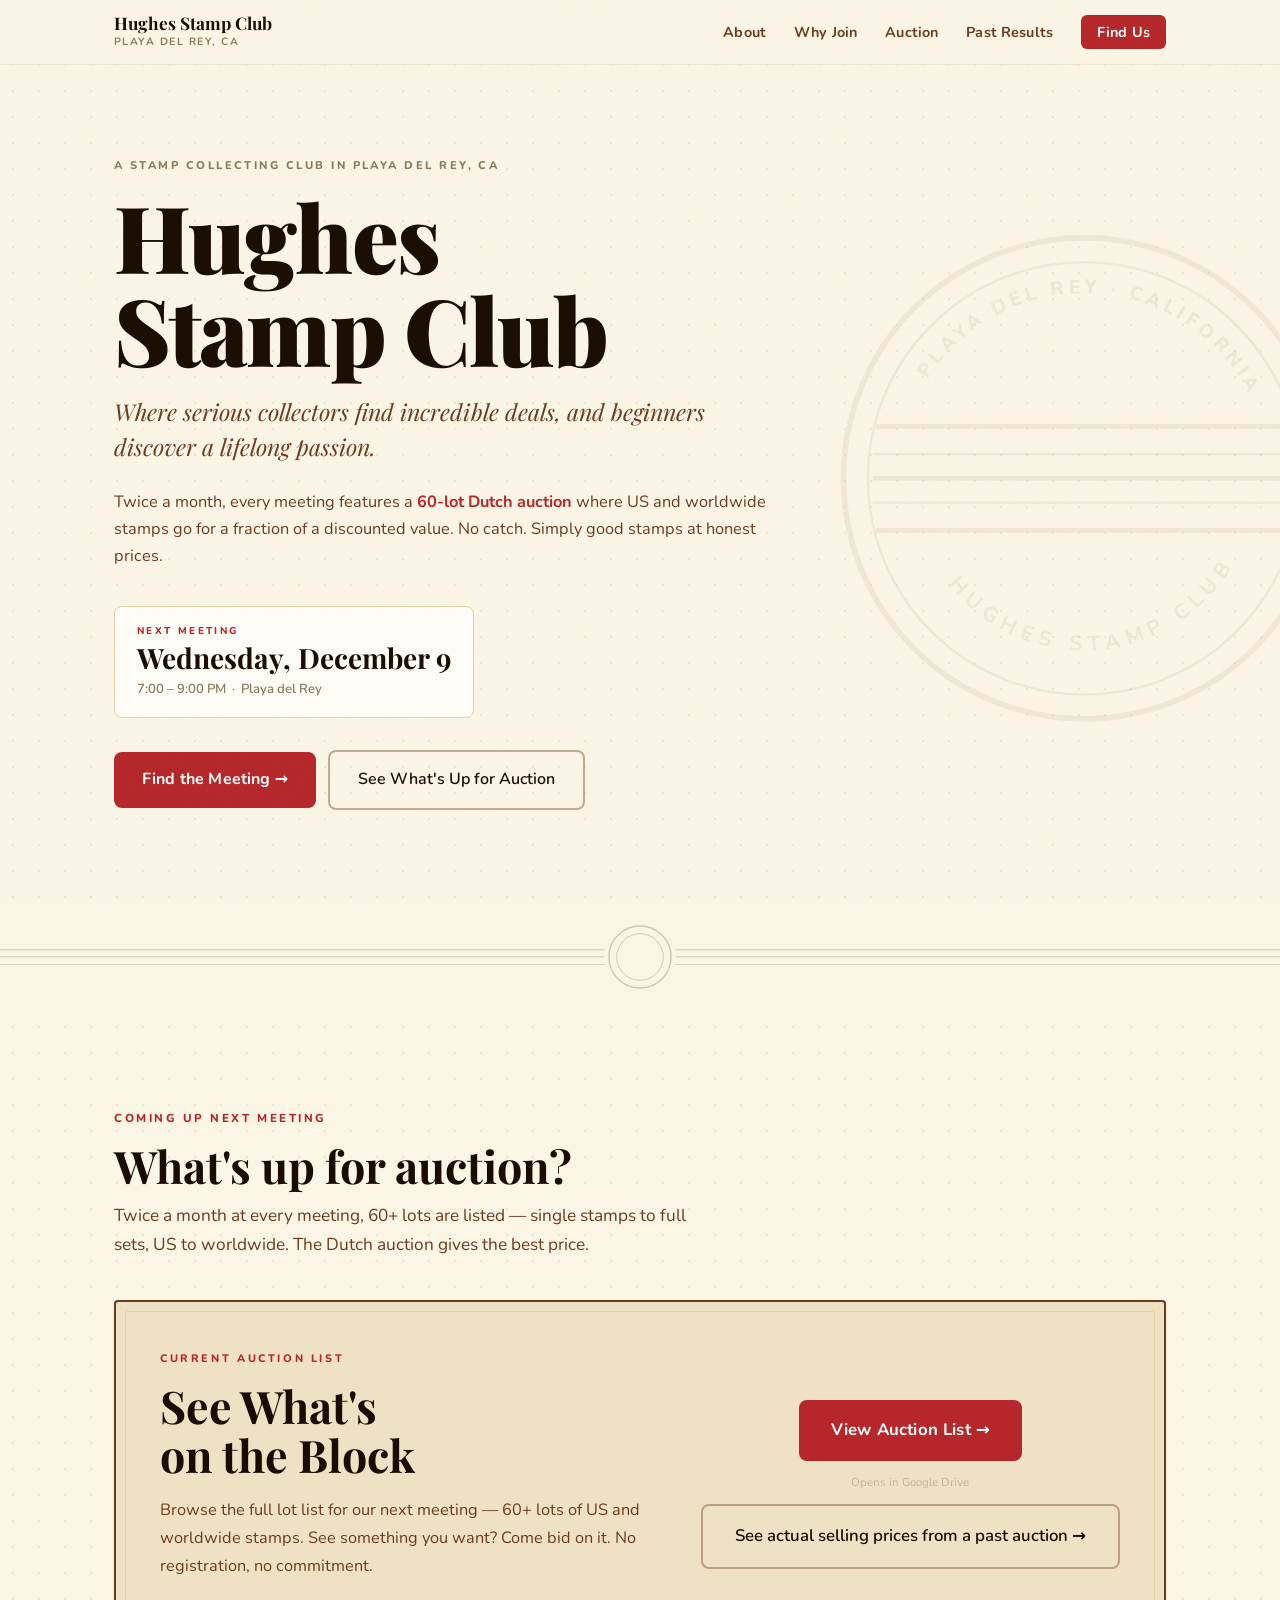
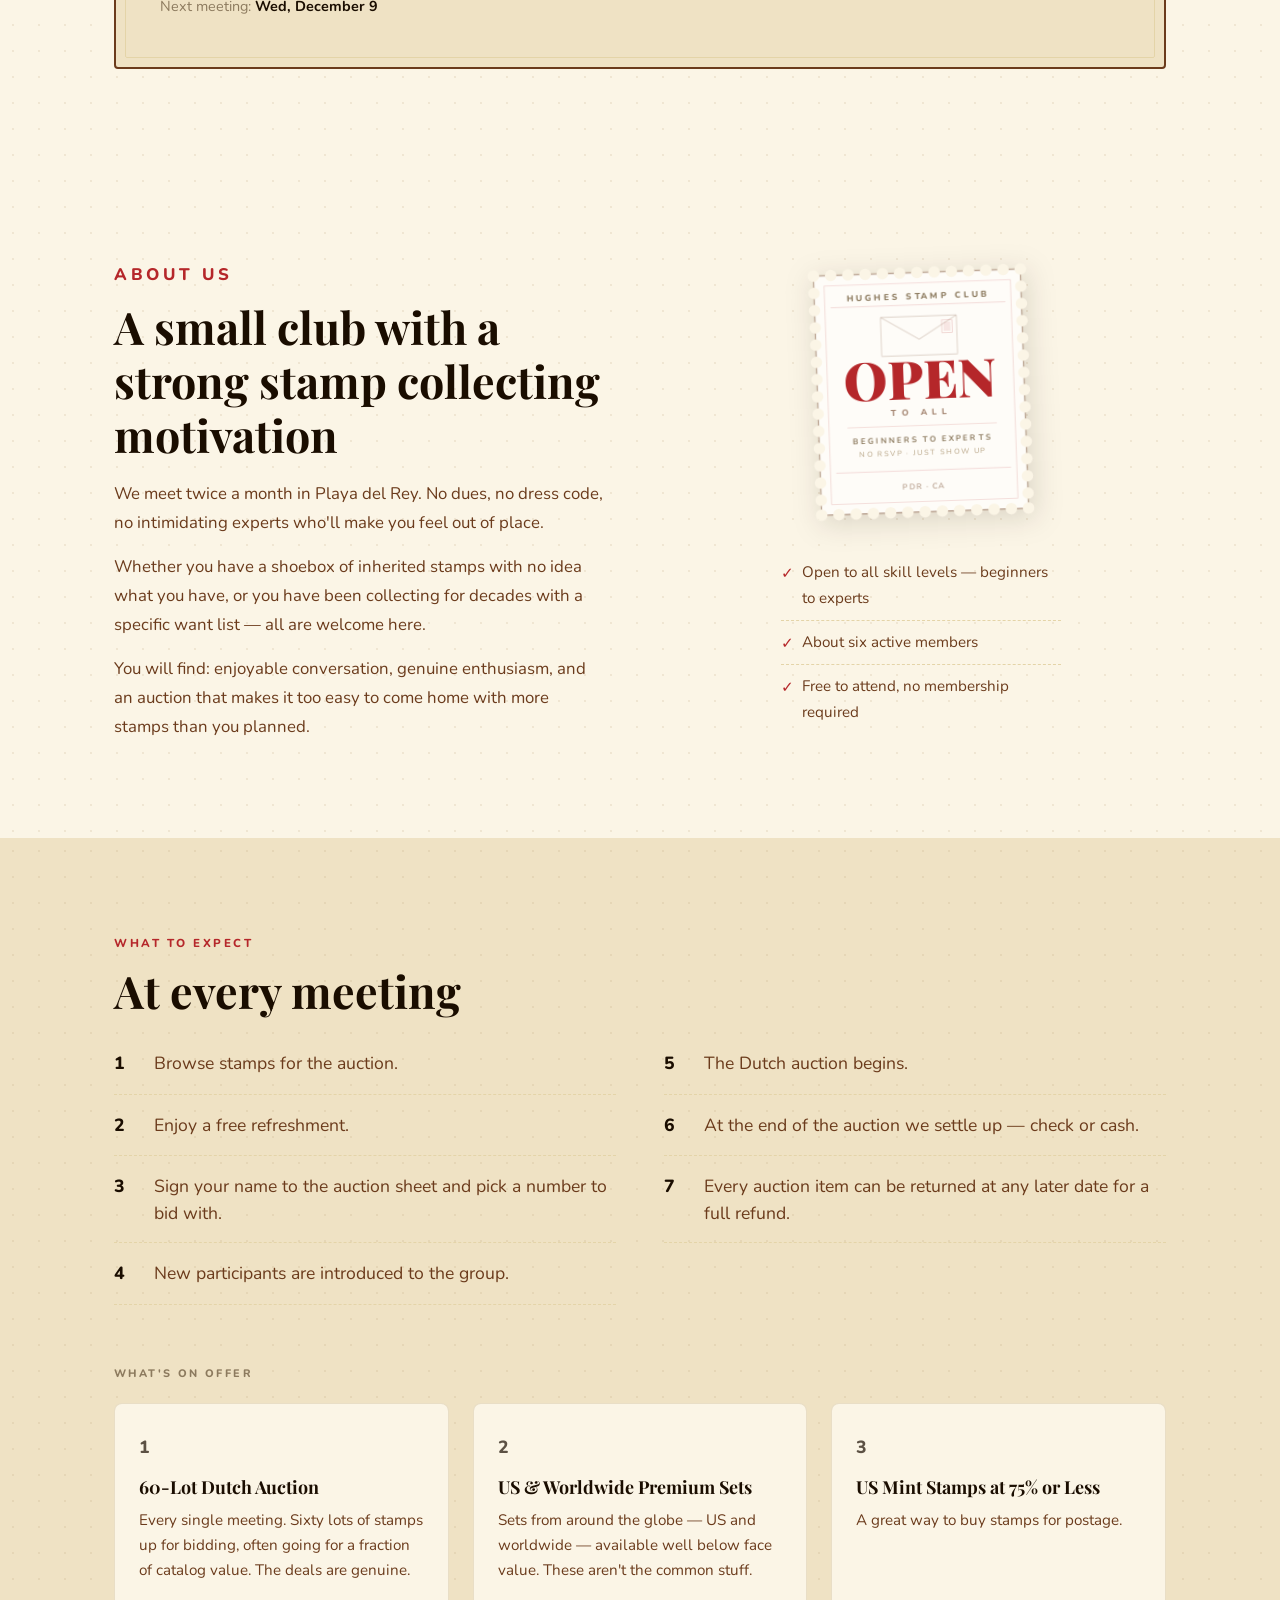
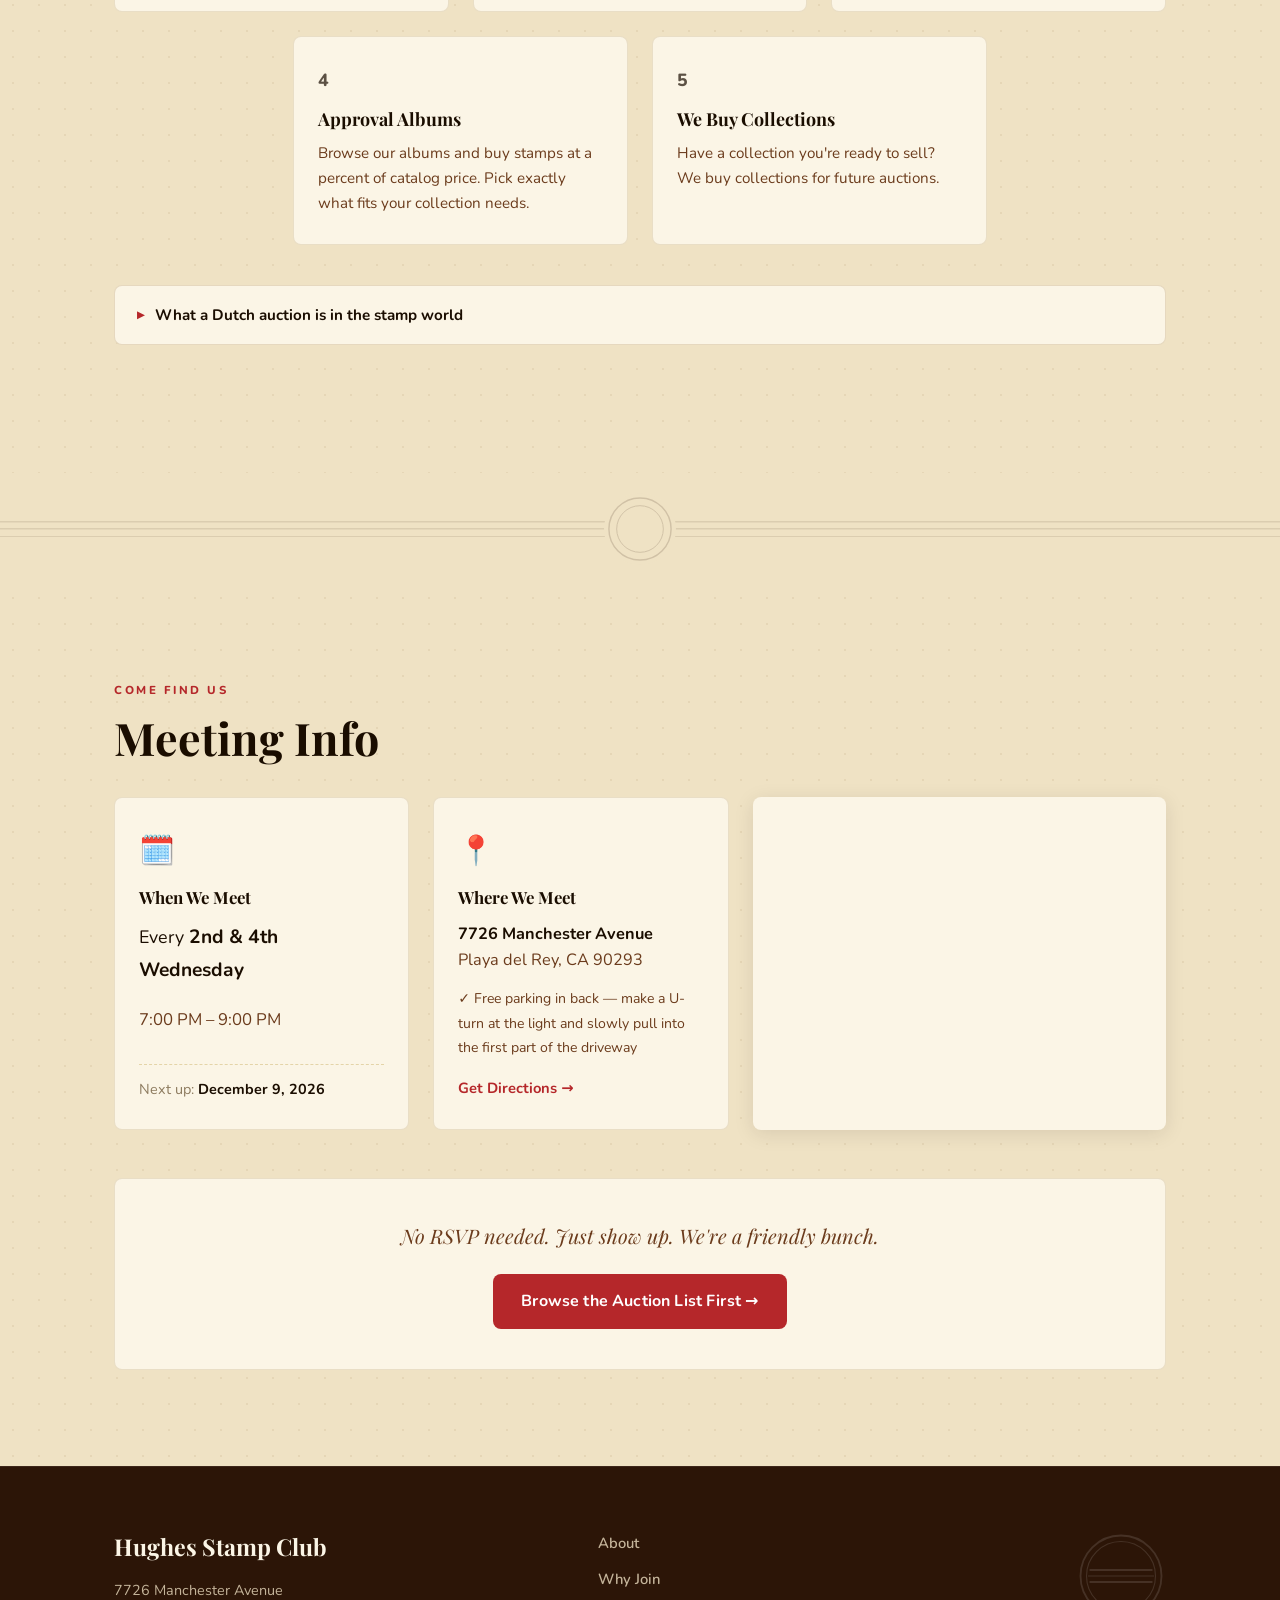
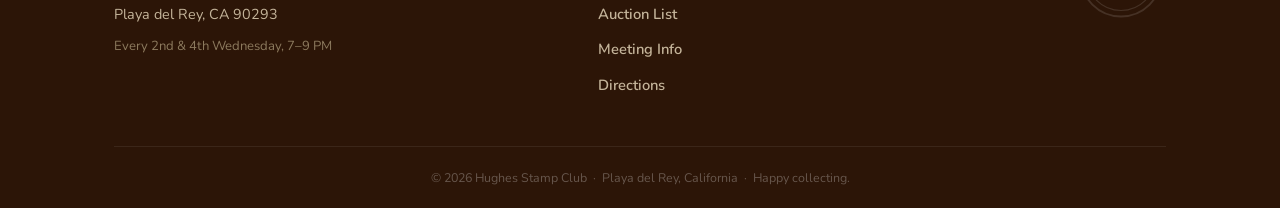
<file: index.html>
<!DOCTYPE html>
<html lang="en">
<head>
  <meta charset="UTF-8">
  <meta name="viewport" content="width=device-width, initial-scale=1.0">
  <title>Hughes Stamp Club — Playa del Rey, CA</title>
  <meta name="description" content="A friendly stamp collecting club in Playa del Rey, CA. We meet every 2nd and 4th Wednesday for a 60-lot Dutch auction, trading, and good company.">
  <link rel="preconnect" href="https://fonts.googleapis.com">
  <link rel="preconnect" href="https://fonts.gstatic.com" crossorigin>
  <link href="https://fonts.googleapis.com/css2?family=Playfair+Display:ital,wght@0,400;0,700;0,900;1,400;1,700&family=Nunito:wght@400;600;700;800&display=swap" rel="stylesheet">
  <link rel="stylesheet" href="style.css">
</head>
<body>

  <!-- NAV -->
  <nav id="nav">
    <div class="nav-inner">
      <a href="#hero" class="nav-logo">
        <span class="nav-logo-main">Hughes Stamp Club</span>
        <span class="nav-logo-sub">Playa del Rey, CA</span>
      </a>
      <button class="nav-toggle" id="nav-toggle" aria-label="Open menu" aria-expanded="false">
        <span></span><span></span><span></span>
      </button>
      <ul class="nav-links" id="nav-links">
        <li><a href="#about">About</a></li>
        <li><a href="#benefits">Why Join</a></li>
        <li><a href="#auction">Auction</a></li>
        <li><a href="results.html">Past Results</a></li>
        <li><a href="#meeting" class="nav-cta">Find Us</a></li>
      </ul>
    </div>
  </nav>

  <!-- HERO -->
  <section id="hero">
    <div class="postmark-bg" aria-hidden="true">
      <svg viewBox="0 0 320 320" fill="none" xmlns="http://www.w3.org/2000/svg">
        <circle cx="160" cy="160" r="148" stroke="currentColor" stroke-width="3.5"/>
        <circle cx="160" cy="160" r="133" stroke="currentColor" stroke-width="1.5"/>
        <line x1="32" y1="128" x2="288" y2="128" stroke="currentColor" stroke-width="3"/>
        <line x1="30" y1="145" x2="290" y2="145" stroke="currentColor" stroke-width="1.5"/>
        <line x1="30" y1="160" x2="290" y2="160" stroke="currentColor" stroke-width="3"/>
        <line x1="30" y1="175" x2="290" y2="175" stroke="currentColor" stroke-width="1.5"/>
        <line x1="32" y1="192" x2="288" y2="192" stroke="currentColor" stroke-width="3"/>
        <path id="topArc" d="M 46,160 A 114,114 0 0,1 274,160" fill="none"/>
        <text font-family="Nunito, sans-serif" font-size="12" font-weight="800" letter-spacing="2.5" fill="currentColor">
          <textPath href="#topArc" startOffset="18%">PLAYA DEL REY · CALIFORNIA</textPath>
        </text>
        <path id="bottomArc" d="M 54,160 A 106,106 0 0,0 266,160" fill="none"/>
        <text font-family="Nunito, sans-serif" font-size="13" font-weight="700" letter-spacing="4" fill="currentColor">
          <textPath href="#bottomArc" startOffset="21%">HUGHES STAMP CLUB</textPath>
        </text>
      </svg>
    </div>

    <div class="hero-content">
      <p class="hero-eyebrow">A stamp collecting club in Playa del Rey, CA</p>
      <h1 class="hero-title">Hughes<br>Stamp Club</h1>
      <p class="hero-tagline">Where serious collectors find incredible deals, and beginners discover a lifelong passion.</p>

      <div class="hero-hook">
        <p>Twice a month, every meeting features a <strong>60-lot Dutch auction</strong> where US and worldwide stamps go for a fraction of a discounted value. No catch. Simply good stamps at honest prices.</p>
      </div>

      <div class="hero-badge">
        <div class="hero-badge-label">Next Meeting</div>
        <div class="hero-badge-date" id="next-meeting-date">Wednesday, March 11</div>
        <div class="hero-badge-time">7:00 – 9:00 PM &nbsp;·&nbsp; Playa del Rey</div>
      </div>

      <div class="hero-actions">
        <a href="#meeting" class="btn-primary">Find the Meeting →</a>
        <a href="#auction" class="btn-ghost">See What's Up for Auction</a>
      </div>
    </div>
  </section>

  <!-- CANCEL MARK DIVIDER -->
  <div class="cancel-divider" aria-hidden="true">
    <div class="cancel-pm">
      <svg viewBox="0 0 70 70" fill="none" xmlns="http://www.w3.org/2000/svg">
        <circle cx="35" cy="35" r="32" stroke="currentColor" stroke-width="1.5"/>
        <circle cx="35" cy="35" r="24" stroke="currentColor" stroke-width="1"/>
      </svg>
    </div>
  </div>

    <!-- AUCTION PREVIEW -->
  <section id="auction">
    <div class="container">
      <p class="section-eyebrow">Coming Up Next Meeting</p>
      <h2 class="auction-heading">What's up for auction?</h2>
      <p class="section-intro">Twice a month at every meeting, 60+ lots are listed — single stamps to full sets, US to worldwide. The Dutch auction gives the best price.</p>

      <div class="auction-broadside">
        <div class="broadside-inner">
          <div class="broadside-text">
            <p class="broadside-eyebrow">Current Auction List</p>
            <div class="broadside-title">See What's<br>on the Block</div>
            <p class="broadside-desc">Browse the full lot list for our next meeting — 60+ lots of US and worldwide stamps. See something you want? Come bid on it. No registration, no commitment.</p>
            <p class="broadside-date">Next meeting: <strong id="auction-next-date">Wed, March 11</strong></p>
          </div>
          <div class="broadside-action">
            <a href="https://drive.google.com/file/d/1UnHDAbRhzGTV6s-Ufl15_LFD7vCPz4lJ/view?usp=sharing"
               target="_blank"
               rel="noopener noreferrer"
               class="btn-primary broadside-btn">
              View Auction List →
            </a>
            <p class="broadside-note">Opens in Google Drive</p>
            <a href="results.html" class="btn-ghost broadside-btn">See actual selling prices from a past auction →</a>
          </div>
        </div>
      </div>
    </div>
  </section>


  <!-- ABOUT -->
  <section id="about">
    <div class="container">
      <div class="about-grid">
        <div class="about-text">
          <p class="section-eyebrow">About Us</p>
          <h2>A small club with a strong stamp collecting motivation</h2>
          <p>We meet twice a month in Playa del Rey. No dues, no dress code, no intimidating experts who'll make you feel out of place.</p>
          <p>Whether you have a shoebox of inherited stamps with no idea what you have, or you have been collecting for decades with a specific want list — all are welcome here.</p>
          <p>You will find: enjoyable conversation, genuine enthusiasm, and an auction that makes it too easy to come home with more stamps than you planned.</p>
        </div>

        <div class="about-stamp-wrap">
          <div class="about-stamp" role="img" aria-label="Free admission — no RSVP needed">
            <svg viewBox="0 0 200 228" fill="none" xmlns="http://www.w3.org/2000/svg">
              <!-- Stamp body -->
              <rect x="10" y="10" width="180" height="208" fill="#FEFCF8" stroke="rgba(107,59,28,0.38)" stroke-width="1.2" rx="1"/>
              <!-- Inner rule border -->
              <rect x="19" y="19" width="162" height="190" fill="none" stroke="rgba(181,39,42,0.2)" stroke-width="0.6"/>

              <!-- Top perforations -->
              <circle cx="10"  cy="10" r="5" fill="#FBF5E6"/><circle cx="25"  cy="10" r="5" fill="#FBF5E6"/>
              <circle cx="40"  cy="10" r="5" fill="#FBF5E6"/><circle cx="55"  cy="10" r="5" fill="#FBF5E6"/>
              <circle cx="70"  cy="10" r="5" fill="#FBF5E6"/><circle cx="85"  cy="10" r="5" fill="#FBF5E6"/>
              <circle cx="100" cy="10" r="5" fill="#FBF5E6"/><circle cx="115" cy="10" r="5" fill="#FBF5E6"/>
              <circle cx="130" cy="10" r="5" fill="#FBF5E6"/><circle cx="145" cy="10" r="5" fill="#FBF5E6"/>
              <circle cx="160" cy="10" r="5" fill="#FBF5E6"/><circle cx="175" cy="10" r="5" fill="#FBF5E6"/>
              <circle cx="190" cy="10" r="5" fill="#FBF5E6"/>

              <!-- Bottom perforations -->
              <circle cx="10"  cy="218" r="5" fill="#FBF5E6"/><circle cx="25"  cy="218" r="5" fill="#FBF5E6"/>
              <circle cx="40"  cy="218" r="5" fill="#FBF5E6"/><circle cx="55"  cy="218" r="5" fill="#FBF5E6"/>
              <circle cx="70"  cy="218" r="5" fill="#FBF5E6"/><circle cx="85"  cy="218" r="5" fill="#FBF5E6"/>
              <circle cx="100" cy="218" r="5" fill="#FBF5E6"/><circle cx="115" cy="218" r="5" fill="#FBF5E6"/>
              <circle cx="130" cy="218" r="5" fill="#FBF5E6"/><circle cx="145" cy="218" r="5" fill="#FBF5E6"/>
              <circle cx="160" cy="218" r="5" fill="#FBF5E6"/><circle cx="175" cy="218" r="5" fill="#FBF5E6"/>
              <circle cx="190" cy="218" r="5" fill="#FBF5E6"/>

              <!-- Left perforations -->
              <circle cx="10" cy="25"  r="5" fill="#FBF5E6"/><circle cx="10" cy="40"  r="5" fill="#FBF5E6"/>
              <circle cx="10" cy="55"  r="5" fill="#FBF5E6"/><circle cx="10" cy="70"  r="5" fill="#FBF5E6"/>
              <circle cx="10" cy="85"  r="5" fill="#FBF5E6"/><circle cx="10" cy="100" r="5" fill="#FBF5E6"/>
              <circle cx="10" cy="115" r="5" fill="#FBF5E6"/><circle cx="10" cy="130" r="5" fill="#FBF5E6"/>
              <circle cx="10" cy="145" r="5" fill="#FBF5E6"/><circle cx="10" cy="160" r="5" fill="#FBF5E6"/>
              <circle cx="10" cy="175" r="5" fill="#FBF5E6"/><circle cx="10" cy="190" r="5" fill="#FBF5E6"/>
              <circle cx="10" cy="205" r="5" fill="#FBF5E6"/>

              <!-- Right perforations -->
              <circle cx="190" cy="25"  r="5" fill="#FBF5E6"/><circle cx="190" cy="40"  r="5" fill="#FBF5E6"/>
              <circle cx="190" cy="55"  r="5" fill="#FBF5E6"/><circle cx="190" cy="70"  r="5" fill="#FBF5E6"/>
              <circle cx="190" cy="85"  r="5" fill="#FBF5E6"/><circle cx="190" cy="100" r="5" fill="#FBF5E6"/>
              <circle cx="190" cy="115" r="5" fill="#FBF5E6"/><circle cx="190" cy="130" r="5" fill="#FBF5E6"/>
              <circle cx="190" cy="145" r="5" fill="#FBF5E6"/><circle cx="190" cy="160" r="5" fill="#FBF5E6"/>
              <circle cx="190" cy="175" r="5" fill="#FBF5E6"/><circle cx="190" cy="190" r="5" fill="#FBF5E6"/>
              <circle cx="190" cy="205" r="5" fill="#FBF5E6"/>

              <!-- Header -->
              <text x="100" y="33" text-anchor="middle" font-family="Nunito, sans-serif" font-size="7.5" font-weight="800" letter-spacing="2.5" fill="#8C7A5E">HUGHES STAMP CLUB</text>
              <line x1="24" y1="38" x2="176" y2="38" stroke="rgba(181,39,42,0.22)" stroke-width="0.6"/>

              <!-- Envelope vignette -->
              <rect x="67" y="48" width="66" height="34" fill="none" stroke="rgba(107,59,28,0.14)" stroke-width="1.2" rx="1"/>
              <polyline points="67,48 100,68 133,48" fill="none" stroke="rgba(107,59,28,0.14)" stroke-width="1.2"/>
              <rect x="120" y="52" width="9" height="11" fill="none" stroke="rgba(181,39,42,0.24)" stroke-width="0.6"/>
              <rect x="121.5" y="53.5" width="6" height="8" fill="rgba(181,39,42,0.1)"/>

              <!-- OPEN -->
              <text x="100" y="120" text-anchor="middle" font-family="'Playfair Display', Georgia, serif" font-size="46" font-weight="900" fill="#B5272A">OPEN</text>
              <!-- TO ALL -->
              <text x="100" y="134" text-anchor="middle" font-family="Nunito, sans-serif" font-size="7.5" font-weight="800" letter-spacing="4.5" fill="rgba(107,59,28,0.6)">TO ALL</text>

              <!-- Middle rule -->
              <line x1="35" y1="143" x2="165" y2="143" stroke="rgba(181,39,42,0.2)" stroke-width="0.6"/>

              <!-- Beginners to experts -->
              <text x="100" y="157" text-anchor="middle" font-family="Nunito, sans-serif" font-size="7" font-weight="700" letter-spacing="1.8" fill="#8C7A5E">BEGINNERS TO EXPERTS</text>
              <text x="100" y="169" text-anchor="middle" font-family="Nunito, sans-serif" font-size="6.5" font-weight="600" letter-spacing="1.2" fill="#C4B49A">NO RSVP · JUST SHOW UP</text>

              <!-- Bottom rule -->
              <line x1="24" y1="182" x2="176" y2="182" stroke="rgba(181,39,42,0.22)" stroke-width="0.6"/>

              <!-- Footer denomination area -->
              <text x="100" y="198" text-anchor="middle" font-family="Nunito, sans-serif" font-size="7" font-weight="700" letter-spacing="1" fill="rgba(107,59,28,0.4)">PDR · CA</text>
            </svg>
          </div>
          <ul class="about-details">
            <li>Open to all skill levels — beginners to experts</li>
            <li>About six active members</li>
            <li>Free to attend, no membership required</li>
          </ul>
        </div>
      </div>
    </div>
  </section>

  <!-- BENEFITS -->
  <section id="benefits">
    <div class="container">
      <p class="section-eyebrow">What to Expect</p>
      <h2>At every meeting</h2>

      <div class="process-grid">
        <div class="process-step">
          <span class="process-num">1</span>
          <span class="process-text">Browse stamps for the auction.</span>
        </div>
        <div class="process-step">
          <span class="process-num">2</span>
          <span class="process-text">Enjoy a free refreshment.</span>
        </div>
        <div class="process-step">
          <span class="process-num">3</span>
          <span class="process-text">Sign your name to the auction sheet and pick a number to bid with.</span>
        </div>
        <div class="process-step">
          <span class="process-num">4</span>
          <span class="process-text">New participants are introduced to the group.</span>
        </div>
        <div class="process-step">
          <span class="process-num">5</span>
          <span class="process-text">The Dutch auction begins.</span>
        </div>
        <div class="process-step">
          <span class="process-num">6</span>
          <span class="process-text">At the end of the auction we settle up — check or cash.</span>
        </div>
        <div class="process-step">
          <span class="process-num">7</span>
          <span class="process-text">Every auction item can be returned at any later date for a full refund.</span>
        </div>
      </div>

      <p class="process-cards-label">What's on offer</p>
      <div class="benefits-grid">

        <div class="benefit-card">
          <div class="benefit-num">1</div>
          <h3>60-Lot Dutch Auction</h3>
          <p>Every single meeting. Sixty lots of stamps up for bidding, often going for a fraction of catalog value. The deals are genuine.</p>
        </div>

        <div class="benefit-card">
          <div class="benefit-num">2</div>
          <h3>US &amp; Worldwide Premium Sets</h3>
          <p>Sets from around the globe — US and worldwide — available well below face value. These aren't the common stuff.</p>
        </div>

        <div class="benefit-card">
          <div class="benefit-num">3</div>
          <h3>US Mint Stamps at 75% or Less</h3>
          <p>A great way to buy stamps for postage.</p>
        </div>

        <div class="benefit-card">
          <div class="benefit-num">4</div>
          <h3>Approval Albums</h3>
          <p>Browse our albums and buy stamps at a percent of catalog price. Pick exactly what fits your collection needs.</p>
        </div>

        <div class="benefit-card">
          <div class="benefit-num">5</div>
          <h3>We Buy Collections</h3>
          <p>Have a collection you're ready to sell? We buy collections for future auctions.</p>
        </div>

      </div>

      <details class="dutch-explainer">
        <summary>What a Dutch auction is in the stamp world</summary>
        <div class="dutch-explainer-body">
          <p>A Dutch auction for stamps is a <strong>descending‑price sale</strong>. Instead of bidding upward, the seller:</p>
          <ol>
            <li>Sets a starting price (usually a discounted value or an estimate).</li>
            <li>Sets price‑drop steps (for example: $10 → $8 → $6 → $5 → $3).</li>
            <li>Sets time intervals for each drop is very fast.</li>
            <li>The first buyer to raise their number at any price wins the lot.</li>
            <li>If 2 or more bidders bid at the start then the price goes up until one bidder is left.</li>
            <li>If two bidders go up at the same time into the auction a coin is flipped to establish a winner.</li>
          </ol>
          <p>This format rewards buyers who act quickly but still allows cautious bidders to wait for a better deal—at the risk of losing the item.</p>
        </div>
      </details>
    </div>

    
  </section>

  <!-- CANCEL MARK DIVIDER (paper bg) -->
  <div class="cancel-divider cancel-divider--paper" aria-hidden="true">
    <div class="cancel-pm">
      <svg viewBox="0 0 70 70" fill="none" xmlns="http://www.w3.org/2000/svg">
        <circle cx="35" cy="35" r="32" stroke="currentColor" stroke-width="1.5"/>
        <circle cx="35" cy="35" r="24" stroke="currentColor" stroke-width="1"/>
      </svg>
    </div>
  </div>

  <!-- MEETING INFO -->
  <section id="meeting">
    <div class="container">
      <p class="section-eyebrow">Come Find Us</p>
      <h2>Meeting Info</h2>

      <div class="meeting-grid">

        <div class="meeting-card">
          <div class="meeting-icon">🗓️</div>
          <h3>When We Meet</h3>
          <p class="meeting-schedule">Every <strong>2nd &amp; 4th Wednesday</strong></p>
          <p class="meeting-time">7:00 PM – 9:00 PM</p>
          <p class="meeting-upcoming">Next up: <strong id="meeting-next-date">March 11, 2026</strong></p>
        </div>

        <div class="meeting-card">
          <div class="meeting-icon">📍</div>
          <h3>Where We Meet</h3>
          <address>
            <strong>7726 Manchester Avenue</strong><br>
            Playa del Rey, CA 90293
          </address>
          <p class="parking-note">✓ Free parking in back — make a U-turn at the light and slowly pull into the first part of the driveway</p>
          <a href="https://maps.app.goo.gl/QAvayTmJSKExDrA28"
             target="_blank"
             rel="noopener noreferrer"
             class="map-link">Get Directions →</a>
        </div>

        <div class="meeting-card meeting-card--map">
          <iframe
            src="https://maps.google.com/maps?q=7726+Manchester+Ave,+Playa+del+Rey,+CA+90293&t=&z=15&ie=UTF8&iwloc=&output=embed"
            width="100%"
            allowfullscreen=""
            loading="lazy"
            referrerpolicy="no-referrer-when-downgrade"
            title="Hughes Stamp Club location map">
          </iframe>
        </div>

      </div>


      <div class="meeting-cta">
        <p>No RSVP needed. Just show up. We're a friendly bunch.</p>
        <a href="#auction" class="btn-primary">Browse the Auction List First →</a>
      </div>
    </div>
  </section>

  <!-- FOOTER -->
  <footer id="footer">
    <div class="footer-perf" aria-hidden="true"></div>
    <div class="container">
      <div class="footer-inner">

        <div class="footer-brand">
          <div class="footer-logo">Hughes Stamp Club</div>
          <address class="footer-address">
            7726 Manchester Avenue<br>
            Playa del Rey, CA 90293
          </address>
          <p class="footer-schedule">Every 2nd &amp; 4th Wednesday, 7–9 PM</p>
        </div>

        <nav class="footer-nav" aria-label="Footer navigation">
          <a href="#about">About</a>
          <a href="#benefits">Why Join</a>
          <a href="#auction">Auction List</a>
          <a href="#meeting">Meeting Info</a>
          <a href="https://maps.app.goo.gl/QAvayTmJSKExDrA28" target="_blank" rel="noopener noreferrer">Directions</a>
        </nav>

        <div class="footer-postmark" aria-hidden="true">
          <svg viewBox="0 0 120 120" fill="none" xmlns="http://www.w3.org/2000/svg">
            <circle cx="60" cy="60" r="54" stroke="currentColor" stroke-width="2.5"/>
            <circle cx="60" cy="60" r="46" stroke="currentColor" stroke-width="1.5"/>
            <line x1="18" y1="52" x2="102" y2="52" stroke="currentColor" stroke-width="2.5"/>
            <line x1="16" y1="60" x2="104" y2="60" stroke="currentColor" stroke-width="1.5"/>
            <line x1="18" y1="68" x2="102" y2="68" stroke="currentColor" stroke-width="2.5"/>
          </svg>
        </div>

      </div>
      <div class="footer-bottom">
        <p>© 2026 Hughes Stamp Club &nbsp;·&nbsp; Playa del Rey, California &nbsp;·&nbsp; Happy collecting.</p>
      </div>
    </div>
  </footer>

  <script src="script.js"></script>
</body>
</html>
</file>
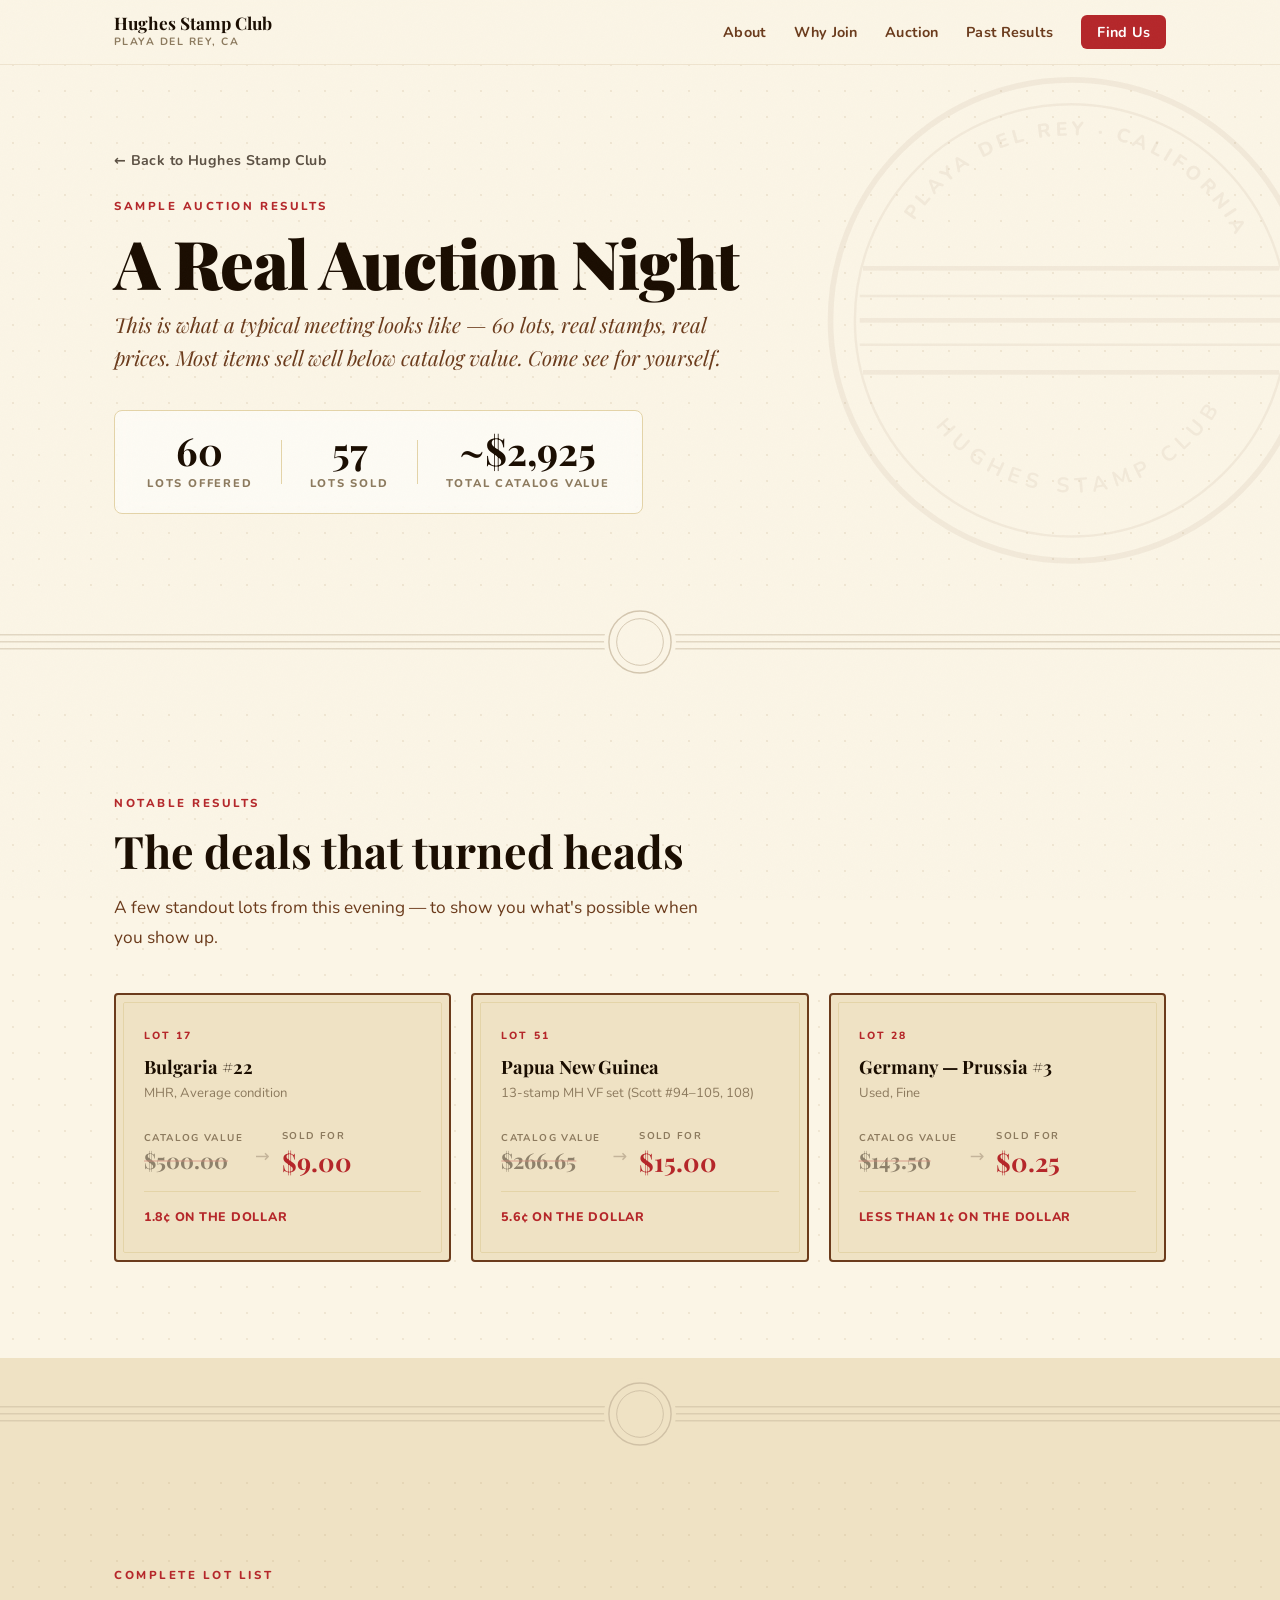
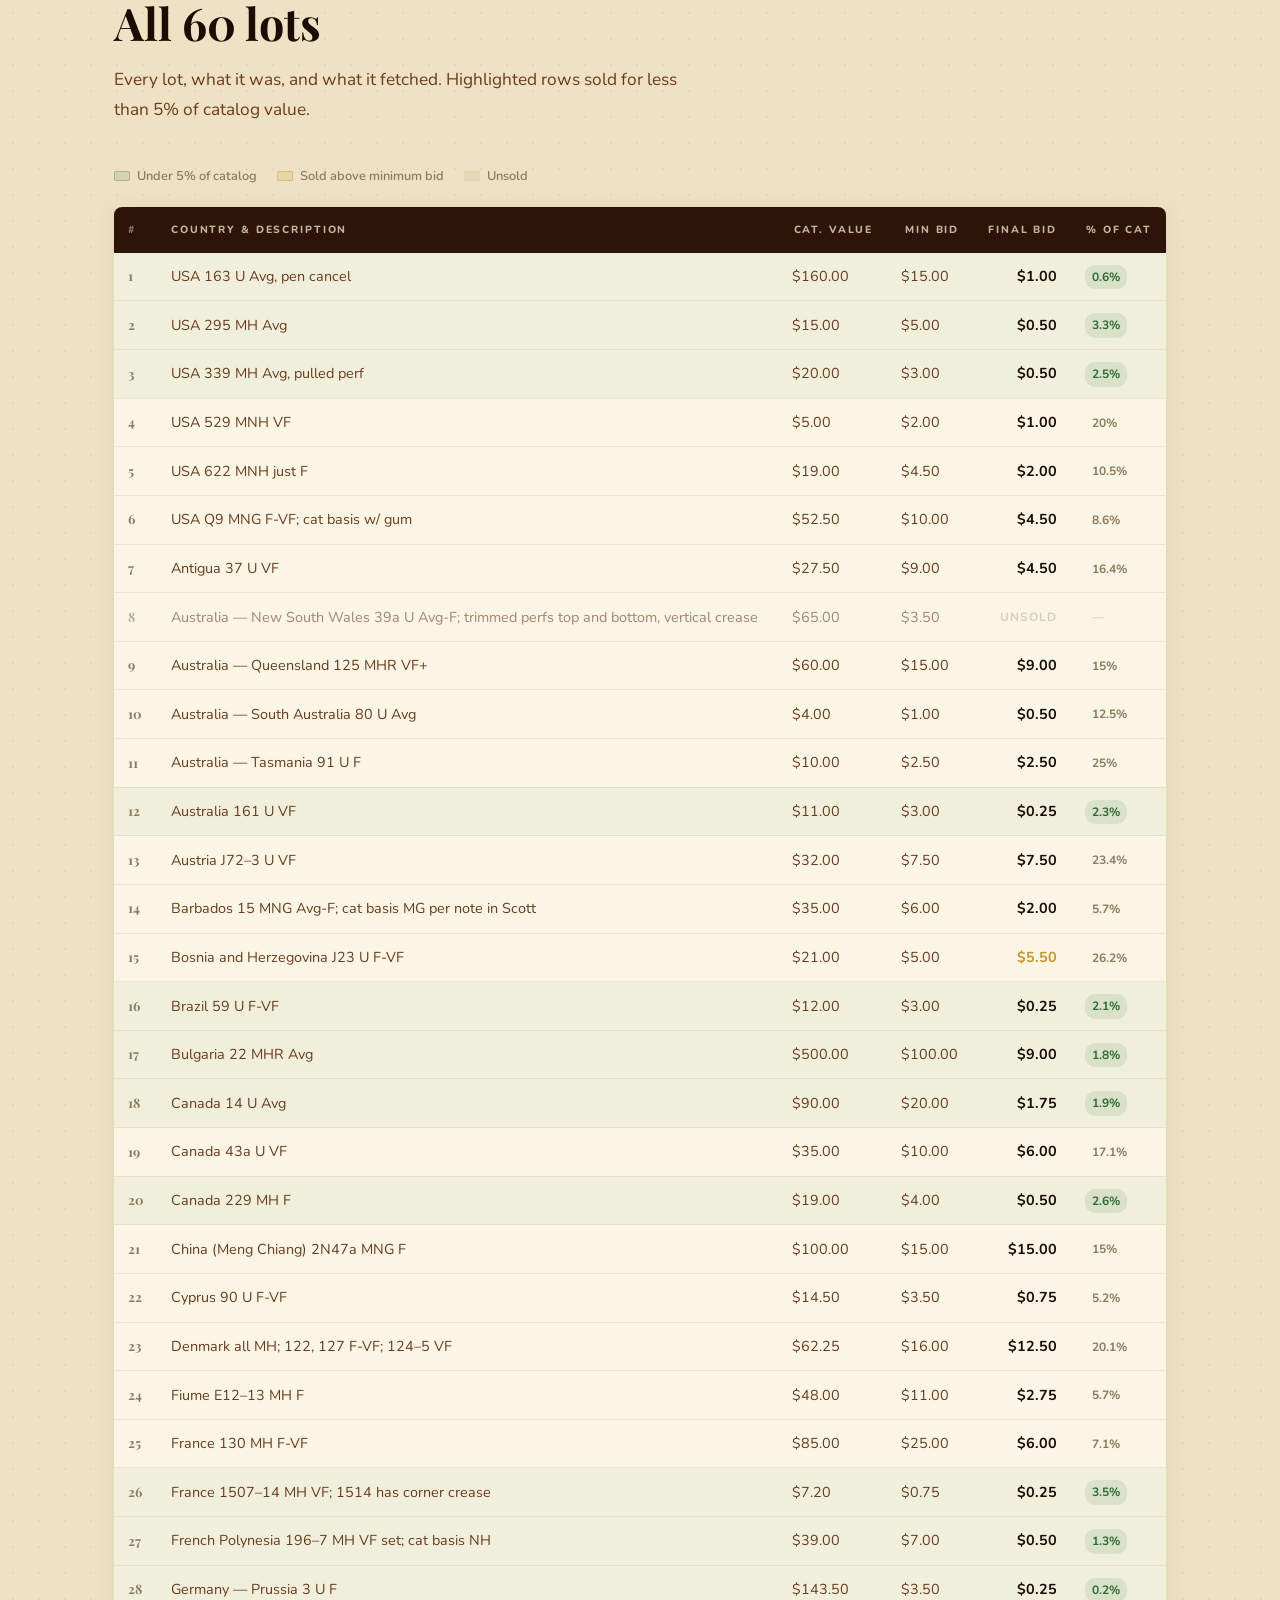
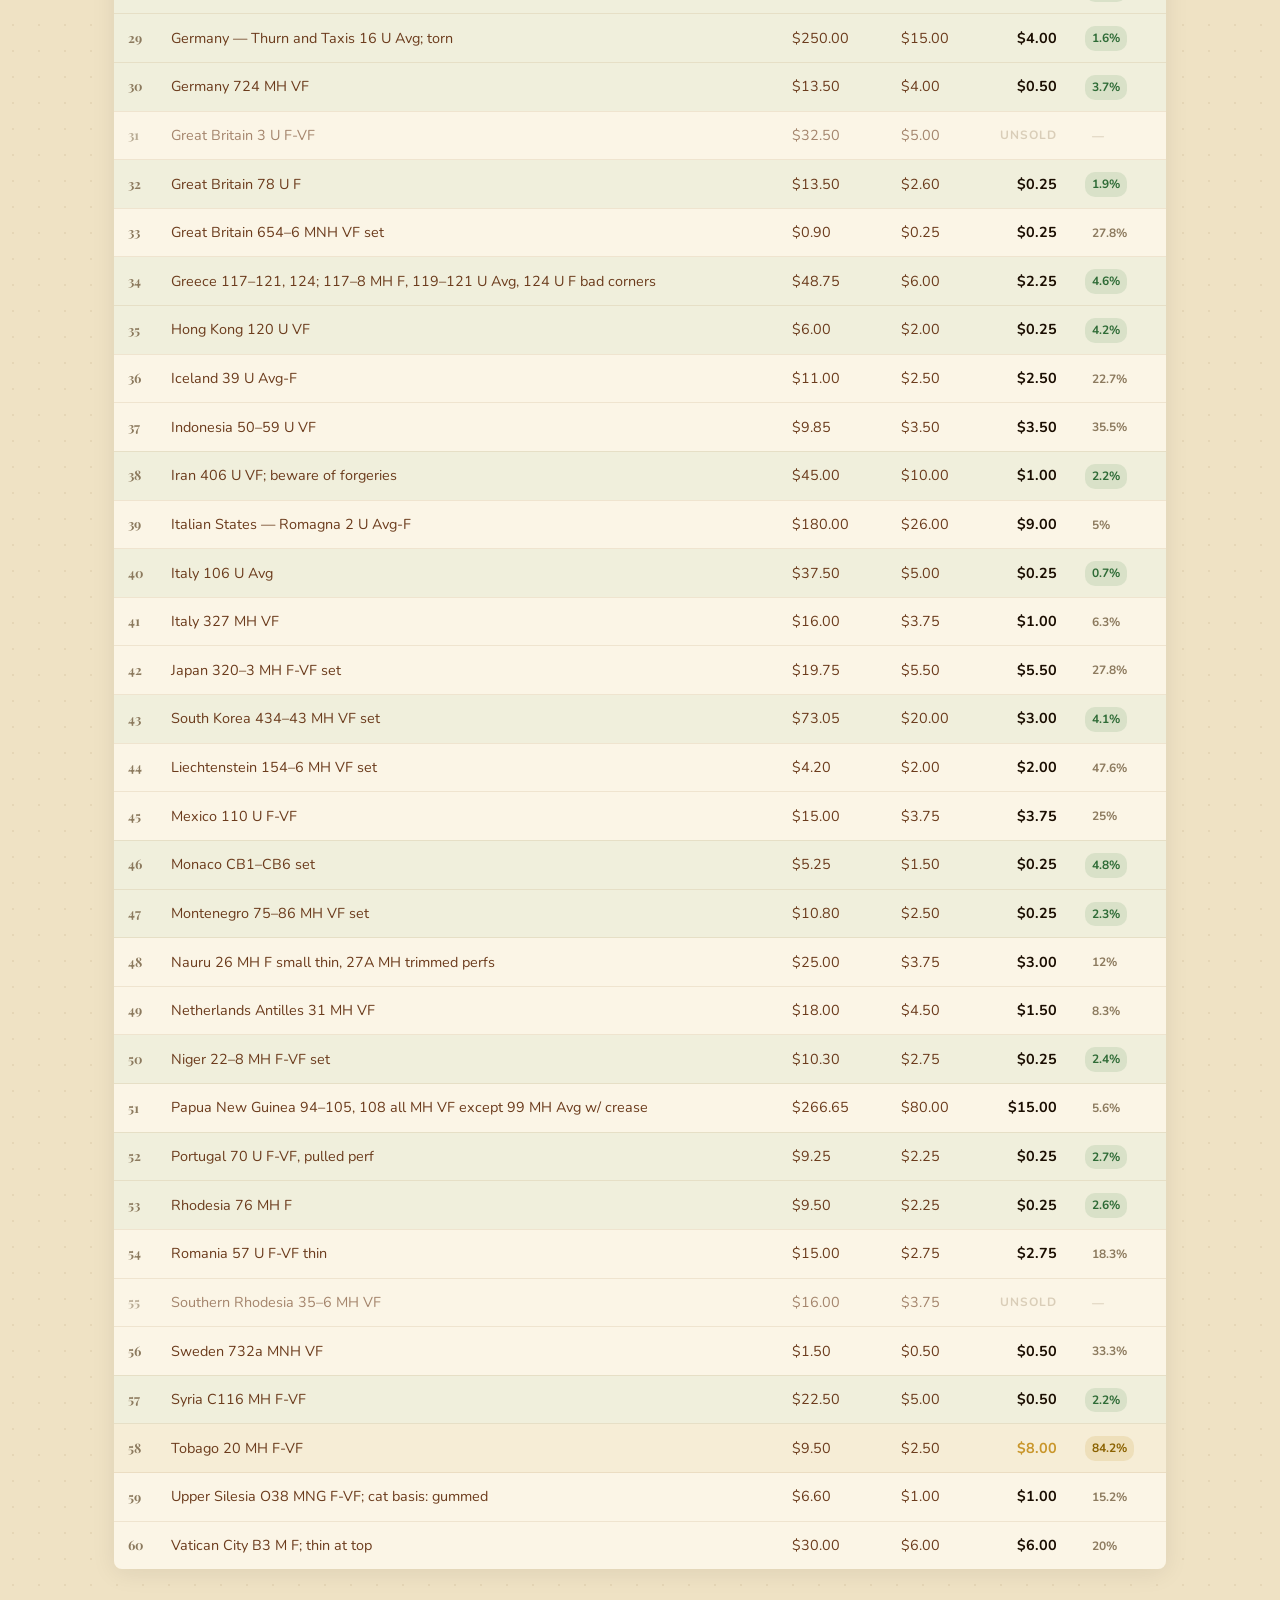
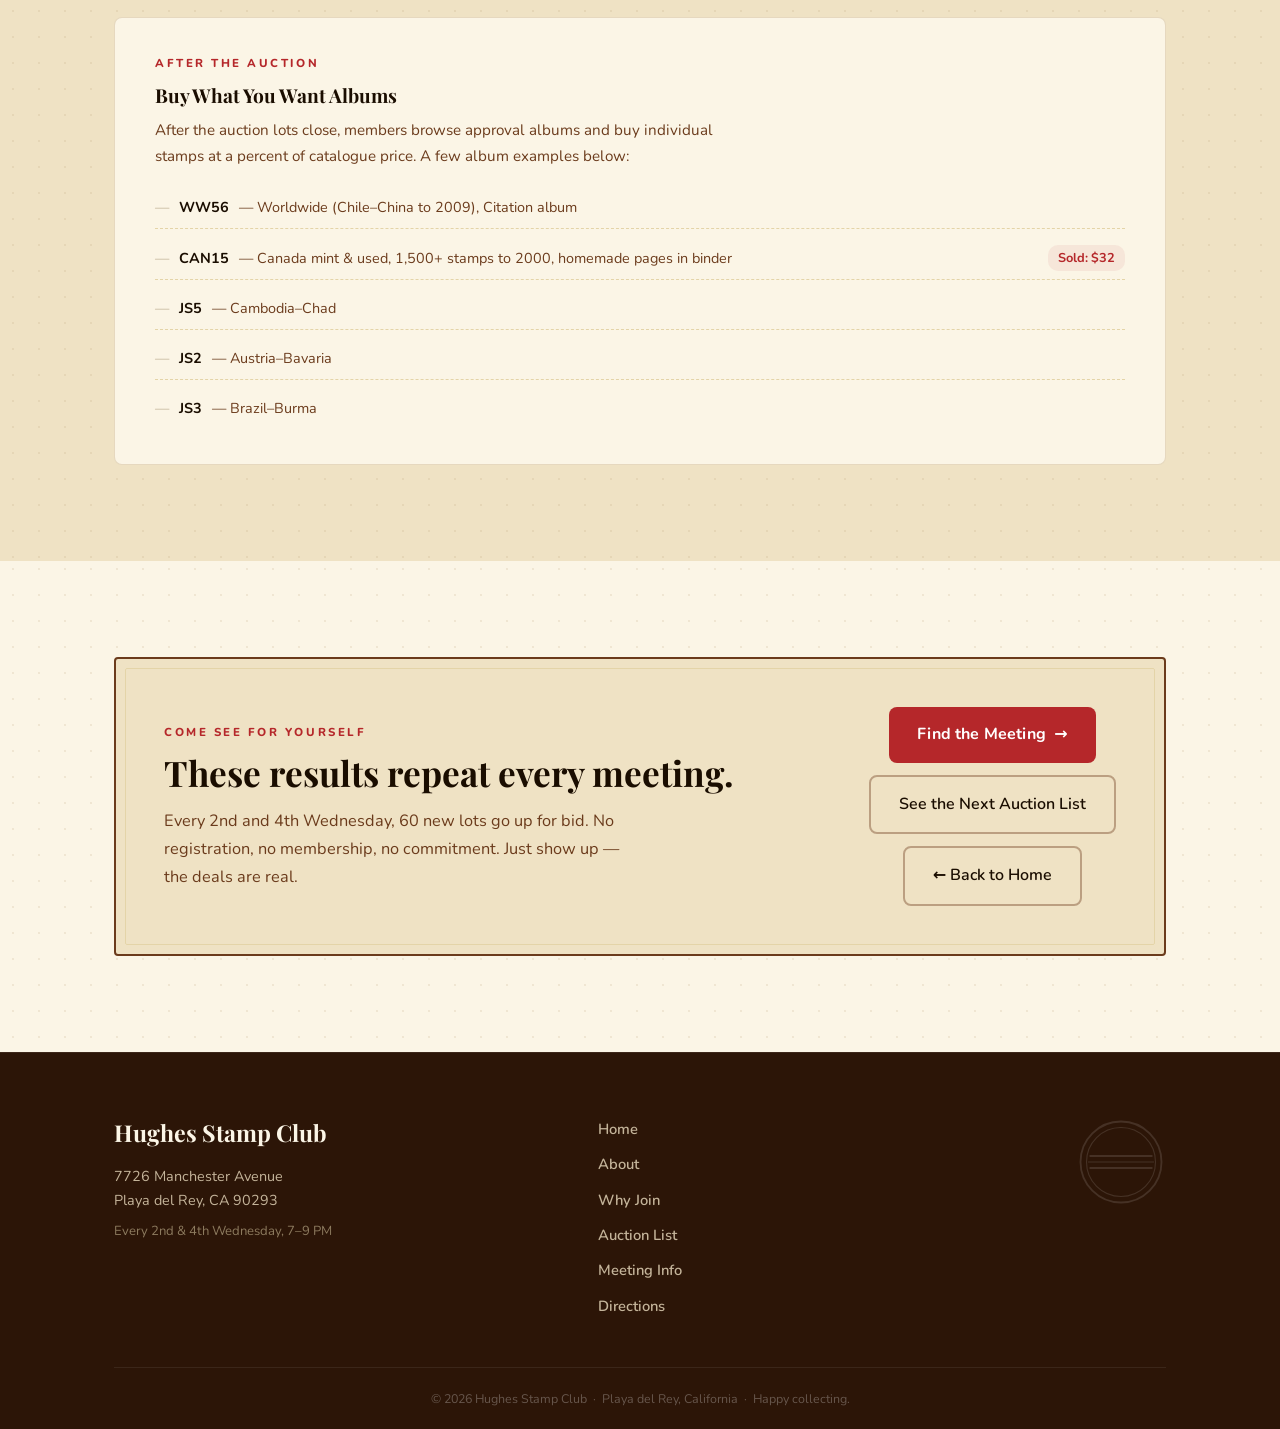
<file: results.html>
<!DOCTYPE html>
<html lang="en">
<head>
  <meta charset="UTF-8">
  <meta name="viewport" content="width=device-width, initial-scale=1.0">
  <title>Sample Auction Results | Hughes Stamp Club</title>
  <meta name="description" content="See what a real Hughes Stamp Club auction looks like — 60 lots, real stamps, real prices. Most items sell well below catalog value.">
  <link rel="preconnect" href="https://fonts.googleapis.com">
  <link rel="preconnect" href="https://fonts.gstatic.com" crossorigin>
  <link href="https://fonts.googleapis.com/css2?family=Playfair+Display:ital,wght@0,400;0,700;0,900;1,400;1,700&family=Nunito:wght@400;600;700;800&display=swap" rel="stylesheet">
  <link rel="stylesheet" href="style.css">
</head>
<body>

  <!-- NAV -->
  <nav id="nav">
    <div class="nav-inner">
      <a href="index.html" class="nav-logo">
        <span class="nav-logo-main">Hughes Stamp Club</span>
        <span class="nav-logo-sub">Playa del Rey, CA</span>
      </a>
      <button class="nav-toggle" id="nav-toggle" aria-label="Open menu" aria-expanded="false">
        <span></span><span></span><span></span>
      </button>
      <ul class="nav-links" id="nav-links">
        <li><a href="index.html#about">About</a></li>
        <li><a href="index.html#benefits">Why Join</a></li>
        <li><a href="index.html#auction">Auction</a></li>
        <li><a href="results.html" aria-current="page">Past Results</a></li>
        <li><a href="index.html#meeting" class="nav-cta">Find Us</a></li>
      </ul>
    </div>
  </nav>

  <!-- PAGE HEADER -->
  <section class="results-header">
    <div class="postmark-bg" aria-hidden="true">
      <svg viewBox="0 0 320 320" fill="none" xmlns="http://www.w3.org/2000/svg">
        <circle cx="160" cy="160" r="148" stroke="currentColor" stroke-width="3.5"/>
        <circle cx="160" cy="160" r="133" stroke="currentColor" stroke-width="1.5"/>
        <line x1="32" y1="128" x2="288" y2="128" stroke="currentColor" stroke-width="3"/>
        <line x1="30" y1="145" x2="290" y2="145" stroke="currentColor" stroke-width="1.5"/>
        <line x1="30" y1="160" x2="290" y2="160" stroke="currentColor" stroke-width="3"/>
        <line x1="30" y1="175" x2="290" y2="175" stroke="currentColor" stroke-width="1.5"/>
        <line x1="32" y1="192" x2="288" y2="192" stroke="currentColor" stroke-width="3"/>
        <path id="topArc" d="M 46,160 A 114,114 0 0,1 274,160" fill="none"/>
        <text font-family="Nunito, sans-serif" font-size="12" font-weight="800" letter-spacing="2.5" fill="currentColor">
          <textPath href="#topArc" startOffset="18%">PLAYA DEL REY · CALIFORNIA</textPath>
        </text>
        <path id="bottomArc" d="M 54,160 A 106,106 0 0,0 266,160" fill="none"/>
        <text font-family="Nunito, sans-serif" font-size="13" font-weight="700" letter-spacing="4" fill="currentColor">
          <textPath href="#bottomArc" startOffset="21%">HUGHES STAMP CLUB</textPath>
        </text>
      </svg>
    </div>
    <div class="container">
      <div class="results-header-content">
        <a href="index.html" class="results-back-link">&#8592; Back to Hughes Stamp Club</a>
        <p class="section-eyebrow">Sample Auction Results</p>
        <h1 class="results-title">A Real Auction Night</h1>
        <p class="results-intro">This is what a typical meeting looks like — 60 lots, real stamps, real prices. Most items sell well below catalog value. Come see for yourself.</p>
        <div class="results-stats-row">
          <div class="results-stat">
            <div class="results-stat-num">60</div>
            <div class="results-stat-label">Lots offered</div>
          </div>
          <div class="results-stat-divider" aria-hidden="true"></div>
          <div class="results-stat">
            <div class="results-stat-num">57</div>
            <div class="results-stat-label">Lots sold</div>
          </div>
          <div class="results-stat-divider" aria-hidden="true"></div>
          <div class="results-stat">
            <div class="results-stat-num">~$2,925</div>
            <div class="results-stat-label">Total catalog value</div>
          </div>
        </div>
      </div>
    </div>
  </section>

  <!-- CANCEL MARK DIVIDER -->
  <div class="cancel-divider" aria-hidden="true">
    <div class="cancel-pm">
      <svg viewBox="0 0 70 70" fill="none" xmlns="http://www.w3.org/2000/svg">
        <circle cx="35" cy="35" r="32" stroke="currentColor" stroke-width="1.5"/>
        <circle cx="35" cy="35" r="24" stroke="currentColor" stroke-width="1"/>
      </svg>
    </div>
  </div>

  <!-- NOTABLE DEALS -->
  <section class="results-deals">
    <div class="container">
      <p class="section-eyebrow">Notable Results</p>
      <h2>The deals that turned heads</h2>
      <p class="section-intro">A few standout lots from this evening — to show you what's possible when you show up.</p>
      <div class="deal-cards">

        <div class="deal-card">
          <div class="deal-lot-badge">Lot 17</div>
          <h3 class="deal-country">Bulgaria #22</h3>
          <p class="deal-desc">MHR, Average condition</p>
          <div class="deal-prices">
            <div class="deal-price-col">
              <span class="deal-price-label">Catalog value</span>
              <span class="deal-price-cat">$500.00</span>
            </div>
            <div class="deal-arrow" aria-hidden="true">&#8594;</div>
            <div class="deal-price-col">
              <span class="deal-price-label">Sold for</span>
              <span class="deal-price-final">$9.00</span>
            </div>
          </div>
          <div class="deal-tagline">1.8&cent; on the dollar</div>
        </div>

        <div class="deal-card">
          <div class="deal-lot-badge">Lot 51</div>
          <h3 class="deal-country">Papua New Guinea</h3>
          <p class="deal-desc">13-stamp MH VF set (Scott #94–105, 108)</p>
          <div class="deal-prices">
            <div class="deal-price-col">
              <span class="deal-price-label">Catalog value</span>
              <span class="deal-price-cat">$266.65</span>
            </div>
            <div class="deal-arrow" aria-hidden="true">&#8594;</div>
            <div class="deal-price-col">
              <span class="deal-price-label">Sold for</span>
              <span class="deal-price-final">$15.00</span>
            </div>
          </div>
          <div class="deal-tagline">5.6&cent; on the dollar</div>
        </div>

        <div class="deal-card">
          <div class="deal-lot-badge">Lot 28</div>
          <h3 class="deal-country">Germany — Prussia #3</h3>
          <p class="deal-desc">Used, Fine</p>
          <div class="deal-prices">
            <div class="deal-price-col">
              <span class="deal-price-label">Catalog value</span>
              <span class="deal-price-cat">$143.50</span>
            </div>
            <div class="deal-arrow" aria-hidden="true">&#8594;</div>
            <div class="deal-price-col">
              <span class="deal-price-label">Sold for</span>
              <span class="deal-price-final">$0.25</span>
            </div>
          </div>
          <div class="deal-tagline">Less than 1&cent; on the dollar</div>
        </div>

      </div>
    </div>
  </section>

  <!-- CANCEL MARK DIVIDER (paper bg) -->
  <div class="cancel-divider cancel-divider--paper" aria-hidden="true">
    <div class="cancel-pm">
      <svg viewBox="0 0 70 70" fill="none" xmlns="http://www.w3.org/2000/svg">
        <circle cx="35" cy="35" r="32" stroke="currentColor" stroke-width="1.5"/>
        <circle cx="35" cy="35" r="24" stroke="currentColor" stroke-width="1"/>
      </svg>
    </div>
  </div>

  <!-- FULL RESULTS TABLE -->
  <section class="results-table-section">
    <div class="container">
      <p class="section-eyebrow">Complete Lot List</p>
      <h2>All 60 lots</h2>
      <p class="section-intro">Every lot, what it was, and what it fetched. Highlighted rows sold for less than 5% of catalog value.</p>
      <div class="results-table-legend">
        <span class="legend-item"><span class="legend-swatch legend-swatch--deal"></span> Under 5% of catalog</span>
        <span class="legend-item"><span class="legend-swatch legend-swatch--hot"></span> Sold above minimum bid</span>
        <span class="legend-item"><span class="legend-swatch legend-swatch--unsold"></span> Unsold</span>
      </div>
      <div class="results-table-wrap">
        <table class="results-table">
          <thead>
            <tr>
              <th class="col-lot">#</th>
              <th class="col-desc">Country &amp; Description</th>
              <th class="col-num">Cat. Value</th>
              <th class="col-num">Min Bid</th>
              <th class="col-num">Final Bid</th>
              <th class="col-pct">% of Cat</th>
            </tr>
          </thead>
          <tbody>
            <tr class="row--deal">
              <td class="col-lot">1</td>
              <td>USA 163 U Avg, pen cancel</td>
              <td>$160.00</td><td>$15.00</td>
              <td class="bid-sold">$1.00</td>
              <td><span class="pct pct--great">0.6%</span></td>
            </tr>
            <tr class="row--deal">
              <td class="col-lot">2</td>
              <td>USA 295 MH Avg</td>
              <td>$15.00</td><td>$5.00</td>
              <td class="bid-sold">$0.50</td>
              <td><span class="pct pct--great">3.3%</span></td>
            </tr>
            <tr class="row--deal">
              <td class="col-lot">3</td>
              <td>USA 339 MH Avg, pulled perf</td>
              <td>$20.00</td><td>$3.00</td>
              <td class="bid-sold">$0.50</td>
              <td><span class="pct pct--great">2.5%</span></td>
            </tr>
            <tr>
              <td class="col-lot">4</td>
              <td>USA 529 MNH VF</td>
              <td>$5.00</td><td>$2.00</td>
              <td class="bid-sold">$1.00</td>
              <td><span class="pct">20%</span></td>
            </tr>
            <tr>
              <td class="col-lot">5</td>
              <td>USA 622 MNH just F</td>
              <td>$19.00</td><td>$4.50</td>
              <td class="bid-sold">$2.00</td>
              <td><span class="pct">10.5%</span></td>
            </tr>
            <tr>
              <td class="col-lot">6</td>
              <td>USA Q9 MNG F-VF; cat basis w/ gum</td>
              <td>$52.50</td><td>$10.00</td>
              <td class="bid-sold">$4.50</td>
              <td><span class="pct">8.6%</span></td>
            </tr>
            <tr>
              <td class="col-lot">7</td>
              <td>Antigua 37 U VF</td>
              <td>$27.50</td><td>$9.00</td>
              <td class="bid-sold">$4.50</td>
              <td><span class="pct">16.4%</span></td>
            </tr>
            <tr class="row--unsold">
              <td class="col-lot">8</td>
              <td>Australia — New South Wales 39a U Avg-F; trimmed perfs top and bottom, vertical crease</td>
              <td>$65.00</td><td>$3.50</td>
              <td class="bid-unsold">Unsold</td>
              <td><span class="pct pct--unsold">—</span></td>
            </tr>
            <tr>
              <td class="col-lot">9</td>
              <td>Australia — Queensland 125 MHR VF+</td>
              <td>$60.00</td><td>$15.00</td>
              <td class="bid-sold">$9.00</td>
              <td><span class="pct">15%</span></td>
            </tr>
            <tr>
              <td class="col-lot">10</td>
              <td>Australia — South Australia 80 U Avg</td>
              <td>$4.00</td><td>$1.00</td>
              <td class="bid-sold">$0.50</td>
              <td><span class="pct">12.5%</span></td>
            </tr>
            <tr>
              <td class="col-lot">11</td>
              <td>Australia — Tasmania 91 U F</td>
              <td>$10.00</td><td>$2.50</td>
              <td class="bid-sold">$2.50</td>
              <td><span class="pct">25%</span></td>
            </tr>
            <tr class="row--deal">
              <td class="col-lot">12</td>
              <td>Australia 161 U VF</td>
              <td>$11.00</td><td>$3.00</td>
              <td class="bid-sold">$0.25</td>
              <td><span class="pct pct--great">2.3%</span></td>
            </tr>
            <tr>
              <td class="col-lot">13</td>
              <td>Austria J72–3 U VF</td>
              <td>$32.00</td><td>$7.50</td>
              <td class="bid-sold">$7.50</td>
              <td><span class="pct">23.4%</span></td>
            </tr>
            <tr>
              <td class="col-lot">14</td>
              <td>Barbados 15 MNG Avg-F; cat basis MG per note in Scott</td>
              <td>$35.00</td><td>$6.00</td>
              <td class="bid-sold">$2.00</td>
              <td><span class="pct">5.7%</span></td>
            </tr>
            <tr>
              <td class="col-lot">15</td>
              <td>Bosnia and Herzegovina J23 U F-VF</td>
              <td>$21.00</td><td>$5.00</td>
              <td class="bid-sold bid-hot">$5.50</td>
              <td><span class="pct">26.2%</span></td>
            </tr>
            <tr class="row--deal">
              <td class="col-lot">16</td>
              <td>Brazil 59 U F-VF</td>
              <td>$12.00</td><td>$3.00</td>
              <td class="bid-sold">$0.25</td>
              <td><span class="pct pct--great">2.1%</span></td>
            </tr>
            <tr class="row--deal">
              <td class="col-lot">17</td>
              <td>Bulgaria 22 MHR Avg</td>
              <td>$500.00</td><td>$100.00</td>
              <td class="bid-sold">$9.00</td>
              <td><span class="pct pct--great">1.8%</span></td>
            </tr>
            <tr class="row--deal">
              <td class="col-lot">18</td>
              <td>Canada 14 U Avg</td>
              <td>$90.00</td><td>$20.00</td>
              <td class="bid-sold">$1.75</td>
              <td><span class="pct pct--great">1.9%</span></td>
            </tr>
            <tr>
              <td class="col-lot">19</td>
              <td>Canada 43a U VF</td>
              <td>$35.00</td><td>$10.00</td>
              <td class="bid-sold">$6.00</td>
              <td><span class="pct">17.1%</span></td>
            </tr>
            <tr class="row--deal">
              <td class="col-lot">20</td>
              <td>Canada 229 MH F</td>
              <td>$19.00</td><td>$4.00</td>
              <td class="bid-sold">$0.50</td>
              <td><span class="pct pct--great">2.6%</span></td>
            </tr>
            <tr>
              <td class="col-lot">21</td>
              <td>China (Meng Chiang) 2N47a MNG F</td>
              <td>$100.00</td><td>$15.00</td>
              <td class="bid-sold">$15.00</td>
              <td><span class="pct">15%</span></td>
            </tr>
            <tr>
              <td class="col-lot">22</td>
              <td>Cyprus 90 U F-VF</td>
              <td>$14.50</td><td>$3.50</td>
              <td class="bid-sold">$0.75</td>
              <td><span class="pct">5.2%</span></td>
            </tr>
            <tr>
              <td class="col-lot">23</td>
              <td>Denmark all MH; 122, 127 F-VF; 124–5 VF</td>
              <td>$62.25</td><td>$16.00</td>
              <td class="bid-sold">$12.50</td>
              <td><span class="pct">20.1%</span></td>
            </tr>
            <tr>
              <td class="col-lot">24</td>
              <td>Fiume E12–13 MH F</td>
              <td>$48.00</td><td>$11.00</td>
              <td class="bid-sold">$2.75</td>
              <td><span class="pct">5.7%</span></td>
            </tr>
            <tr>
              <td class="col-lot">25</td>
              <td>France 130 MH F-VF</td>
              <td>$85.00</td><td>$25.00</td>
              <td class="bid-sold">$6.00</td>
              <td><span class="pct">7.1%</span></td>
            </tr>
            <tr class="row--deal">
              <td class="col-lot">26</td>
              <td>France 1507–14 MH VF; 1514 has corner crease</td>
              <td>$7.20</td><td>$0.75</td>
              <td class="bid-sold">$0.25</td>
              <td><span class="pct pct--great">3.5%</span></td>
            </tr>
            <tr class="row--deal">
              <td class="col-lot">27</td>
              <td>French Polynesia 196–7 MH VF set; cat basis NH</td>
              <td>$39.00</td><td>$7.00</td>
              <td class="bid-sold">$0.50</td>
              <td><span class="pct pct--great">1.3%</span></td>
            </tr>
            <tr class="row--deal">
              <td class="col-lot">28</td>
              <td>Germany — Prussia 3 U F</td>
              <td>$143.50</td><td>$3.50</td>
              <td class="bid-sold">$0.25</td>
              <td><span class="pct pct--great">0.2%</span></td>
            </tr>
            <tr class="row--deal">
              <td class="col-lot">29</td>
              <td>Germany — Thurn and Taxis 16 U Avg; torn</td>
              <td>$250.00</td><td>$15.00</td>
              <td class="bid-sold">$4.00</td>
              <td><span class="pct pct--great">1.6%</span></td>
            </tr>
            <tr class="row--deal">
              <td class="col-lot">30</td>
              <td>Germany 724 MH VF</td>
              <td>$13.50</td><td>$4.00</td>
              <td class="bid-sold">$0.50</td>
              <td><span class="pct pct--great">3.7%</span></td>
            </tr>
            <tr class="row--unsold">
              <td class="col-lot">31</td>
              <td>Great Britain 3 U F-VF</td>
              <td>$32.50</td><td>$5.00</td>
              <td class="bid-unsold">Unsold</td>
              <td><span class="pct pct--unsold">—</span></td>
            </tr>
            <tr class="row--deal">
              <td class="col-lot">32</td>
              <td>Great Britain 78 U F</td>
              <td>$13.50</td><td>$2.60</td>
              <td class="bid-sold">$0.25</td>
              <td><span class="pct pct--great">1.9%</span></td>
            </tr>
            <tr>
              <td class="col-lot">33</td>
              <td>Great Britain 654–6 MNH VF set</td>
              <td>$0.90</td><td>$0.25</td>
              <td class="bid-sold">$0.25</td>
              <td><span class="pct">27.8%</span></td>
            </tr>
            <tr class="row--deal">
              <td class="col-lot">34</td>
              <td>Greece 117–121, 124; 117–8 MH F, 119–121 U Avg, 124 U F bad corners</td>
              <td>$48.75</td><td>$6.00</td>
              <td class="bid-sold">$2.25</td>
              <td><span class="pct pct--great">4.6%</span></td>
            </tr>
            <tr class="row--deal">
              <td class="col-lot">35</td>
              <td>Hong Kong 120 U VF</td>
              <td>$6.00</td><td>$2.00</td>
              <td class="bid-sold">$0.25</td>
              <td><span class="pct pct--great">4.2%</span></td>
            </tr>
            <tr>
              <td class="col-lot">36</td>
              <td>Iceland 39 U Avg-F</td>
              <td>$11.00</td><td>$2.50</td>
              <td class="bid-sold">$2.50</td>
              <td><span class="pct">22.7%</span></td>
            </tr>
            <tr>
              <td class="col-lot">37</td>
              <td>Indonesia 50–59 U VF</td>
              <td>$9.85</td><td>$3.50</td>
              <td class="bid-sold">$3.50</td>
              <td><span class="pct">35.5%</span></td>
            </tr>
            <tr class="row--deal">
              <td class="col-lot">38</td>
              <td>Iran 406 U VF; beware of forgeries</td>
              <td>$45.00</td><td>$10.00</td>
              <td class="bid-sold">$1.00</td>
              <td><span class="pct pct--great">2.2%</span></td>
            </tr>
            <tr>
              <td class="col-lot">39</td>
              <td>Italian States — Romagna 2 U Avg-F</td>
              <td>$180.00</td><td>$26.00</td>
              <td class="bid-sold">$9.00</td>
              <td><span class="pct">5%</span></td>
            </tr>
            <tr class="row--deal">
              <td class="col-lot">40</td>
              <td>Italy 106 U Avg</td>
              <td>$37.50</td><td>$5.00</td>
              <td class="bid-sold">$0.25</td>
              <td><span class="pct pct--great">0.7%</span></td>
            </tr>
            <tr>
              <td class="col-lot">41</td>
              <td>Italy 327 MH VF</td>
              <td>$16.00</td><td>$3.75</td>
              <td class="bid-sold">$1.00</td>
              <td><span class="pct">6.3%</span></td>
            </tr>
            <tr>
              <td class="col-lot">42</td>
              <td>Japan 320–3 MH F-VF set</td>
              <td>$19.75</td><td>$5.50</td>
              <td class="bid-sold">$5.50</td>
              <td><span class="pct">27.8%</span></td>
            </tr>
            <tr class="row--deal">
              <td class="col-lot">43</td>
              <td>South Korea 434–43 MH VF set</td>
              <td>$73.05</td><td>$20.00</td>
              <td class="bid-sold">$3.00</td>
              <td><span class="pct pct--great">4.1%</span></td>
            </tr>
            <tr>
              <td class="col-lot">44</td>
              <td>Liechtenstein 154–6 MH VF set</td>
              <td>$4.20</td><td>$2.00</td>
              <td class="bid-sold">$2.00</td>
              <td><span class="pct">47.6%</span></td>
            </tr>
            <tr>
              <td class="col-lot">45</td>
              <td>Mexico 110 U F-VF</td>
              <td>$15.00</td><td>$3.75</td>
              <td class="bid-sold">$3.75</td>
              <td><span class="pct">25%</span></td>
            </tr>
            <tr class="row--deal">
              <td class="col-lot">46</td>
              <td>Monaco CB1–CB6 set</td>
              <td>$5.25</td><td>$1.50</td>
              <td class="bid-sold">$0.25</td>
              <td><span class="pct pct--great">4.8%</span></td>
            </tr>
            <tr class="row--deal">
              <td class="col-lot">47</td>
              <td>Montenegro 75–86 MH VF set</td>
              <td>$10.80</td><td>$2.50</td>
              <td class="bid-sold">$0.25</td>
              <td><span class="pct pct--great">2.3%</span></td>
            </tr>
            <tr>
              <td class="col-lot">48</td>
              <td>Nauru 26 MH F small thin, 27A MH trimmed perfs</td>
              <td>$25.00</td><td>$3.75</td>
              <td class="bid-sold">$3.00</td>
              <td><span class="pct">12%</span></td>
            </tr>
            <tr>
              <td class="col-lot">49</td>
              <td>Netherlands Antilles 31 MH VF</td>
              <td>$18.00</td><td>$4.50</td>
              <td class="bid-sold">$1.50</td>
              <td><span class="pct">8.3%</span></td>
            </tr>
            <tr class="row--deal">
              <td class="col-lot">50</td>
              <td>Niger 22–8 MH F-VF set</td>
              <td>$10.30</td><td>$2.75</td>
              <td class="bid-sold">$0.25</td>
              <td><span class="pct pct--great">2.4%</span></td>
            </tr>
            <tr>
              <td class="col-lot">51</td>
              <td>Papua New Guinea 94–105, 108 all MH VF except 99 MH Avg w/ crease</td>
              <td>$266.65</td><td>$80.00</td>
              <td class="bid-sold">$15.00</td>
              <td><span class="pct">5.6%</span></td>
            </tr>
            <tr class="row--deal">
              <td class="col-lot">52</td>
              <td>Portugal 70 U F-VF, pulled perf</td>
              <td>$9.25</td><td>$2.25</td>
              <td class="bid-sold">$0.25</td>
              <td><span class="pct pct--great">2.7%</span></td>
            </tr>
            <tr class="row--deal">
              <td class="col-lot">53</td>
              <td>Rhodesia 76 MH F</td>
              <td>$9.50</td><td>$2.25</td>
              <td class="bid-sold">$0.25</td>
              <td><span class="pct pct--great">2.6%</span></td>
            </tr>
            <tr>
              <td class="col-lot">54</td>
              <td>Romania 57 U F-VF thin</td>
              <td>$15.00</td><td>$2.75</td>
              <td class="bid-sold">$2.75</td>
              <td><span class="pct">18.3%</span></td>
            </tr>
            <tr class="row--unsold">
              <td class="col-lot">55</td>
              <td>Southern Rhodesia 35–6 MH VF</td>
              <td>$16.00</td><td>$3.75</td>
              <td class="bid-unsold">Unsold</td>
              <td><span class="pct pct--unsold">—</span></td>
            </tr>
            <tr>
              <td class="col-lot">56</td>
              <td>Sweden 732a MNH VF</td>
              <td>$1.50</td><td>$0.50</td>
              <td class="bid-sold">$0.50</td>
              <td><span class="pct">33.3%</span></td>
            </tr>
            <tr class="row--deal">
              <td class="col-lot">57</td>
              <td>Syria C116 MH F-VF</td>
              <td>$22.50</td><td>$5.00</td>
              <td class="bid-sold">$0.50</td>
              <td><span class="pct pct--great">2.2%</span></td>
            </tr>
            <tr class="row--hot">
              <td class="col-lot">58</td>
              <td>Tobago 20 MH F-VF</td>
              <td>$9.50</td><td>$2.50</td>
              <td class="bid-sold bid-hot">$8.00</td>
              <td><span class="pct pct--hot">84.2%</span></td>
            </tr>
            <tr>
              <td class="col-lot">59</td>
              <td>Upper Silesia O38 MNG F-VF; cat basis: gummed</td>
              <td>$6.60</td><td>$1.00</td>
              <td class="bid-sold">$1.00</td>
              <td><span class="pct">15.2%</span></td>
            </tr>
            <tr>
              <td class="col-lot">60</td>
              <td>Vatican City B3 M F; thin at top</td>
              <td>$30.00</td><td>$6.00</td>
              <td class="bid-sold">$6.00</td>
              <td><span class="pct">20%</span></td>
            </tr>
          </tbody>
        </table>
      </div>

      <!-- BWYW SECTION -->
      <div class="bwyw-section">
        <p class="section-eyebrow" style="margin-top: 0;">After the Auction</p>
        <h3 class="bwyw-heading">Buy What You Want Albums</h3>
        <p class="bwyw-desc">After the auction lots close, members browse approval albums and buy individual stamps at a percent of catalogue price. A few album examples below:</p>
        <ul class="bwyw-list">
          <li><strong>WW56</strong> — Worldwide (Chile–China to 2009), Citation album</li>
          <li><strong>CAN15</strong> — Canada mint &amp; used, 1,500+ stamps to 2000, homemade pages in binder &nbsp;<span class="bwyw-sold">Sold: $32</span></li>
          <li><strong>JS5</strong> — Cambodia–Chad</li>
          <li><strong>JS2</strong> — Austria–Bavaria</li>
          <li><strong>JS3</strong> — Brazil–Burma</li>
        </ul>
      </div>
    </div>
  </section>

  <!-- CTA -->
  <section class="results-cta-section">
    <div class="container">
      <div class="results-cta-inner">
        <div class="results-cta-text">
          <p class="section-eyebrow">Come See for Yourself</p>
          <h2 class="results-cta-heading">These results repeat every meeting.</h2>
          <p>Every 2nd and 4th Wednesday, 60 new lots go up for bid. No registration, no membership, no commitment. Just show up — the deals are real.</p>
        </div>
        <div class="results-cta-actions">
          <a href="index.html#meeting" class="btn-primary">Find the Meeting &nbsp;&rarr;</a>
          <a href="index.html#auction" class="btn-ghost">See the Next Auction List</a>
          <a href="index.html" class="btn-ghost">&#8592; Back to Home</a>
        </div>
      </div>
    </div>
  </section>

  <!-- FOOTER -->
  <footer id="footer">
    <div class="footer-perf" aria-hidden="true"></div>
    <div class="container">
      <div class="footer-inner">

        <div class="footer-brand">
          <div class="footer-logo">Hughes Stamp Club</div>
          <address class="footer-address">
            7726 Manchester Avenue<br>
            Playa del Rey, CA 90293
          </address>
          <p class="footer-schedule">Every 2nd &amp; 4th Wednesday, 7–9 PM</p>
        </div>

        <nav class="footer-nav" aria-label="Footer navigation">
          <a href="index.html">Home</a>
          <a href="index.html#about">About</a>
          <a href="index.html#benefits">Why Join</a>
          <a href="index.html#auction">Auction List</a>
          <a href="index.html#meeting">Meeting Info</a>
          <a href="https://maps.app.goo.gl/QAvayTmJSKExDrA28" target="_blank" rel="noopener noreferrer">Directions</a>
        </nav>

        <div class="footer-postmark" aria-hidden="true">
          <svg viewBox="0 0 120 120" fill="none" xmlns="http://www.w3.org/2000/svg">
            <circle cx="60" cy="60" r="54" stroke="currentColor" stroke-width="2.5"/>
            <circle cx="60" cy="60" r="46" stroke="currentColor" stroke-width="1.5"/>
            <line x1="18" y1="52" x2="102" y2="52" stroke="currentColor" stroke-width="2.5"/>
            <line x1="16" y1="60" x2="104" y2="60" stroke="currentColor" stroke-width="1.5"/>
            <line x1="18" y1="68" x2="102" y2="68" stroke="currentColor" stroke-width="2.5"/>
          </svg>
        </div>

      </div>
      <div class="footer-bottom">
        <p>© 2026 Hughes Stamp Club &nbsp;·&nbsp; Playa del Rey, California &nbsp;·&nbsp; Happy collecting.</p>
      </div>
    </div>
  </footer>

  <script src="script.js"></script>
</body>
</html>
</file>
<file: style.css>
/* ============================================================
   HUGHES STAMP CLUB — Stylesheet
   Warm, inviting, stamp-enthusiast energy.
   ============================================================ */

/* --- CUSTOM PROPERTIES ------------------------------------ */
:root {
  --cream:      #FBF5E6;
  --paper:      #EFE2C4;
  --linen:      #E4D4A8;
  --red:        #B5272A;
  --dark-red:   #8B1B1E;
  --ink:        #1A0D00;
  --brown:      #6B3B1C;
  --gold:       #C9962B;
  --muted:      #8C7A5E;
  --light-muted:#C4B49A;

  --font-display: 'Playfair Display', Georgia, 'Times New Roman', serif;
  --font-body:    'Nunito', system-ui, sans-serif;

  --section-v: 96px;
  --radius:    8px;
  --transition: 200ms ease;
}

/* --- RESET ------------------------------------------------ */
*, *::before, *::after { box-sizing: border-box; margin: 0; padding: 0; }

html {
  scroll-behavior: smooth;
  scroll-padding-top: 68px;
}

body {
  font-family: var(--font-body);
  font-size: 17px;
  line-height: 1.72;
  color: var(--ink);
  background-color: var(--cream);
  background-image: radial-gradient(circle, rgba(160,130,80,0.13) 1px, transparent 1px);
  background-size: 26px 26px;
  overflow-x: hidden;
}

/* Subtle paper grain overlay */
body::after {
  content: '';
  position: fixed;
  inset: 0;
  pointer-events: none;
  z-index: 9999;
  opacity: 0.022;
  background-image: url("data:image/svg+xml,%3Csvg xmlns='http://www.w3.org/2000/svg' width='250' height='250'%3E%3Cfilter id='n'%3E%3CfeTurbulence type='fractalNoise' baseFrequency='0.8' numOctaves='4' stitchTiles='stitch'/%3E%3C/filter%3E%3Crect width='250' height='250' filter='url(%23n)'/%3E%3C/svg%3E");
}

/* --- TYPOGRAPHY ------------------------------------------ */
h1, h2, h3 {
  font-family: var(--font-display);
  line-height: 1.2;
  font-weight: 700;
  color: var(--ink);
}

h1 { font-size: clamp(3.2rem, 7.5vw, 5.8rem); }
h2 { font-size: clamp(2rem, 4vw, 2.8rem); margin-bottom: 1rem; }
h3 { font-size: 1.2rem; margin-bottom: 0.5rem; }

p   { color: var(--brown); }
p + p { margin-top: 0.9em; }

address { font-style: normal; }

a { color: var(--red); text-decoration: none; transition: color var(--transition); }
a:hover { color: var(--dark-red); }

strong { font-weight: 700; color: var(--ink); }

/* --- LAYOUT ---------------------------------------------- */
.container {
  max-width: 1100px;
  margin: 0 auto;
  padding: 0 24px;
}

/* --- SHARED LABELS --------------------------------------- */
.section-eyebrow {
  font-size: 0.72rem;
  font-weight: 800;
  letter-spacing: 0.22em;
  text-transform: uppercase;
  color: var(--red);
  margin-bottom: 10px;
}

.section-intro {
  font-size: 1.08rem;
  color: var(--brown);
  max-width: 600px;
  margin-bottom: 2.5rem;
}

/* --- BUTTONS --------------------------------------------- */
.btn-primary {
  display: inline-block;
  padding: 14px 28px;
  background: var(--red);
  color: #fff;
  font-family: var(--font-body);
  font-weight: 700;
  font-size: 1rem;
  border-radius: var(--radius);
  transition: background var(--transition), transform var(--transition), box-shadow var(--transition);
  letter-spacing: 0.01em;
}
.btn-primary:hover {
  background: var(--dark-red);
  color: #fff;
  transform: translateY(-2px);
  box-shadow: 0 6px 20px rgba(181,39,42,0.28);
}

.btn-ghost {
  display: inline-block;
  padding: 14px 28px;
  background: transparent;
  color: var(--ink);
  font-family: var(--font-body);
  font-weight: 600;
  font-size: 1rem;
  border: 2px solid rgba(107,59,28,0.4);
  border-radius: var(--radius);
  transition: border-color var(--transition), color var(--transition), transform var(--transition);
}
.btn-ghost:hover {
  border-color: var(--brown);
  color: var(--brown);
  transform: translateY(-2px);
}

/* --- SCROLL ANIMATION ------------------------------------ */
.reveal {
  opacity: 0;
  transform: translateY(20px);
  transition: opacity 0.55s ease, transform 0.55s ease;
}
.reveal.visible {
  opacity: 1;
  transform: none;
}


/* ============================================================
   NAV
   ============================================================ */
#nav {
  position: sticky;
  top: 0;
  z-index: 200;
  background: rgba(251, 245, 230, 0.93);
  backdrop-filter: blur(14px);
  -webkit-backdrop-filter: blur(14px);
  border-bottom: 1px solid rgba(180,150,100,0.18);
  transition: box-shadow var(--transition);
}
#nav.scrolled {
  box-shadow: 0 2px 18px rgba(26,13,0,0.09);
}

.nav-inner {
  max-width: 1100px;
  margin: 0 auto;
  padding: 0 24px;
  height: 64px;
  display: flex;
  align-items: center;
  justify-content: space-between;
}

.nav-logo {
  display: flex;
  flex-direction: column;
  gap: 1px;
  text-decoration: none;
  color: var(--ink);
}
.nav-logo-main {
  font-family: var(--font-display);
  font-weight: 700;
  font-size: 1.08rem;
  line-height: 1.1;
  color: var(--ink);
}
.nav-logo-sub {
  font-size: 0.66rem;
  font-weight: 700;
  letter-spacing: 0.14em;
  text-transform: uppercase;
  color: var(--muted);
}

.nav-links {
  display: flex;
  align-items: center;
  gap: 28px;
  list-style: none;
}
.nav-links a {
  font-weight: 700;
  font-size: 0.9rem;
  color: var(--brown);
  letter-spacing: 0.01em;
}
.nav-links a:hover { color: var(--red); }

.nav-cta {
  background: var(--red) !important;
  color: #fff !important;
  padding: 7px 16px !important;
  border-radius: 6px !important;
}
.nav-cta:hover {
  background: var(--dark-red) !important;
  color: #fff !important;
}

.nav-toggle {
  display: none;
  flex-direction: column;
  gap: 5px;
  background: none;
  border: none;
  cursor: pointer;
  padding: 8px;
}
.nav-toggle span {
  display: block;
  width: 24px;
  height: 2.5px;
  background: var(--ink);
  border-radius: 2px;
  transition: var(--transition);
  transform-origin: center;
}
.nav-toggle.open span:nth-child(1) { transform: translateY(7.5px) rotate(45deg); }
.nav-toggle.open span:nth-child(2) { opacity: 0; }
.nav-toggle.open span:nth-child(3) { transform: translateY(-7.5px) rotate(-45deg); }


/* ============================================================
   HERO
   ============================================================ */
#hero {
  position: relative;
  min-height: calc(100vh - 64px);
  display: flex;
  align-items: center;
  padding: 80px 24px;
  overflow: hidden;
}

/* Decorative postmark watermark */
.postmark-bg {
  position: absolute;
  right: -5vw;
  top: 50%;
  transform: translateY(-50%);
  width: clamp(300px, 42vw, 520px);
  opacity: 0.07;
  color: var(--brown);
  pointer-events: none;
  user-select: none;
}

.hero-content {
  position: relative;
  z-index: 2;
  max-width: 660px;
  /* left-align to viewport edge near container */
  margin-left: max(0px, calc((100vw - 1100px) / 2));
  padding-left: 0;
}

.hero-eyebrow {
  font-size: 0.7rem;
  font-weight: 800;
  letter-spacing: 0.22em;
  text-transform: uppercase;
  color: var(--muted);
  margin-bottom: 14px;
}

.hero-title {
  color: var(--ink);
  font-weight: 900;
  letter-spacing: -0.02em;
  margin-bottom: 20px;
  line-height: 1.0;
}

.hero-tagline {
  font-family: var(--font-display);
  font-style: italic;
  font-size: clamp(1.15rem, 2vw, 1.45rem);
  color: var(--brown);
  line-height: 1.5;
  margin-bottom: 24px;
}

.hero-hook {
  display: flex;
  gap: 0;
  margin-bottom: 36px;
}
.hero-hook-bar {
  width: 4px;
  background: var(--red);
  border-radius: 2px;
  flex-shrink: 0;
  margin-right: 18px;
}
.hero-hook p {
  font-size: 1.02rem;
  color: var(--brown);
  line-height: 1.65;
}
.hero-hook strong {
  color: var(--red);
}

/* Meeting date badge */
.hero-badge {
  display: inline-flex;
  flex-direction: column;
  gap: 3px;
  background: rgba(255,255,255,0.65);
  backdrop-filter: blur(8px);
  border: 1.5px solid var(--linen);
  border-radius: var(--radius);
  padding: 16px 22px;
  margin-bottom: 32px;
}
.hero-badge-label {
  font-size: 0.62rem;
  font-weight: 800;
  letter-spacing: 0.24em;
  text-transform: uppercase;
  color: var(--red);
}
.hero-badge-date {
  font-family: var(--font-display);
  font-size: clamp(1.4rem, 3vw, 1.75rem);
  font-weight: 700;
  color: var(--ink);
  line-height: 1.1;
}
.hero-badge-time {
  font-size: 0.82rem;
  font-weight: 600;
  color: var(--muted);
  margin-top: 2px;
}

.hero-actions {
  display: flex;
  flex-wrap: wrap;
  gap: 12px;
  align-items: center;
}


/* ============================================================
   CANCEL MARK DIVIDERS
   The classic postal cancellation: 3 parallel lines + postmark circle
   ============================================================ */
.cancel-divider {
  position: relative;
  padding: 20px 0;
  display: flex;
  align-items: center;
  justify-content: center;
  background: var(--cream);
}
.cancel-divider--paper {
  background: var(--paper);
}

/* 3 parallel cancel lines spanning full width */
.cancel-divider::before {
  content: '';
  position: absolute;
  left: 0; right: 0;
  top: 50%; transform: translateY(-50%);
  height: 16px;
  background:
    linear-gradient(var(--light-muted), var(--light-muted)) top    / 100% 1.5px,
    linear-gradient(var(--light-muted), var(--light-muted)) center / 100% 1.5px,
    linear-gradient(var(--light-muted), var(--light-muted)) bottom / 100% 1.5px;
  background-repeat: no-repeat;
  opacity: 0.45;
}

/* Circular postmark that sits on top of the lines */
.cancel-pm {
  position: relative;
  z-index: 1;
  width: 72px;
  height: 72px;
  border-radius: 50%;
  background: inherit; /* inherits from .cancel-divider, always matches surroundings */
  display: flex;
  align-items: center;
  justify-content: center;
}

.cancel-pm svg {
  width: 68px;
  height: 68px;
  color: var(--light-muted);
  opacity: 0.7;
}

/* Footer rule — simple double line, no circle needed */
.footer-perf {
  height: 1px;
  background: rgba(255,255,255,0.08);
}


/* ============================================================
   ABOUT
   ============================================================ */
#about {
  padding: var(--section-v) 0;
}

.about-grid {
  display: grid;
  grid-template-columns: 1fr 1fr;
  gap: 72px;
  align-items: start;
}

.about-text h2 {
  margin-bottom: 1.2rem;
}
.about-text p {
  font-size: 1.05rem;
}

/* About section right column */
.about-stamp-wrap {
  display: flex;
  flex-direction: column;
  align-items: center;
  gap: 28px;
}

/* Commemorative stamp — all-4-sides perforated SVG stamp
   used in the About section right column. */
.about-stamp {
  width: 100%;
  max-width: 230px;
  transform: rotate(-2deg);
  filter: drop-shadow(3px 6px 14px rgba(26,13,0,0.14));
  flex-shrink: 0;
}
.about-stamp svg {
  width: 100%;
  height: auto;
  display: block;
}

.about-details {
  list-style: none;
  width: 100%;
  max-width: 280px;
}
.about-details li {
  font-size: 0.95rem;
  color: var(--brown);
  padding: 8px 0;
  border-bottom: 1px dashed var(--linen);
  display: flex;
  align-items: flex-start;
  gap: 8px;
}
.about-details li::before {
  content: '✓';
  color: var(--red);
  font-weight: 800;
  flex-shrink: 0;
  margin-top: 1px;
}
.about-details li:last-child { border-bottom: none; }


/* ============================================================
   PROCESS STEPS (Benefits section — how a meeting works)
   ============================================================ */
.process-grid {
  display: grid;
  grid-template-columns: repeat(2, 1fr);
  grid-template-rows: repeat(4, auto);
  grid-auto-flow: column;
  column-gap: 48px;
  row-gap: 0;
  margin-bottom: 56px;
}

.process-step {
  display: flex;
  align-items: baseline;
  gap: 14px;
  padding: 15px 0;
  border-bottom: 1px dashed var(--linen);
}

.process-num {
  font-family: var(--font-body);
  font-size: 1.1rem;
  font-weight: 800;
  color: var(--ink);
  letter-spacing: 0;
  flex-shrink: 0;
  min-width: 26px;
}

.process-text {
  font-size: 1.1rem;
  color: var(--brown);
  line-height: 1.55;
}

.process-cards-label {
  font-size: 0.68rem;
  font-weight: 800;
  letter-spacing: 0.22em;
  text-transform: uppercase;
  color: var(--muted);
  margin-bottom: 20px;
  padding-top: 4px;
}


/* ============================================================
   BENEFITS
   ============================================================ */
#benefits {
  padding: var(--section-v) 0;
  background-color: var(--paper);
  background-image: radial-gradient(circle, rgba(140,110,60,0.1) 1px, transparent 1px);
  background-size: 26px 26px;
}

.benefits-grid {
  display: flex;
  flex-wrap: wrap;
  gap: 24px;
  justify-content: center;
}

.benefit-card {
  flex: 0 1 calc(33.333% - 16px);
  min-width: 260px;
  background: var(--cream);
  border: 1px solid rgba(180,150,100,0.25);
  border-radius: var(--radius);
  padding: 28px 24px;
  position: relative;
  transition: transform var(--transition), box-shadow var(--transition);
}
.benefit-card:hover {
  transform: translateY(-4px);
  box-shadow: 0 8px 28px rgba(26,13,0,0.1);
}

.benefit-num {
  font-family: var(--font-body);
  font-size: 1.1rem;
  font-weight: 800;
  color: var(--ink);
  letter-spacing: 0;
  margin-bottom: 12px;
  opacity: 0.7;
}
.benefit-card h3 {
  font-size: 1.12rem;
  color: var(--ink);
  margin-bottom: 10px;
  line-height: 1.3;
}
.benefit-card p {
  font-size: 0.95rem;
  line-height: 1.65;
}

/* Top accent bar on hover */
.benefit-card::before {
  content: '';
  position: absolute;
  top: 0; left: 0; right: 0;
  height: 3px;
  background: var(--red);
  border-radius: var(--radius) var(--radius) 0 0;
  transform: scaleX(0);
  transition: transform 0.25s ease;
  transform-origin: left;
}
.benefit-card:hover::before { transform: scaleX(1); }


/* ============================================================
   AUCTION PREVIEW
   ============================================================ */
#auction {
  padding: var(--section-v) 0;
}

.auction-heading {
  margin-bottom: 0.5rem;
}

/* Broadside / catalogue notice block
   Styled like a vintage auction house listing — warm parchment,
   double-rule border (thick outer + thin inner), two-column layout */
.auction-broadside {
  position: relative;
  background: var(--paper);
  border: 2.5px solid var(--brown);
  border-radius: 4px;
  padding: 48px 44px;
  margin-top: 2rem;
  overflow: hidden;
}

/* Thin inner rule — the classic "double-rule" catalogue border */
.auction-broadside::before {
  content: '';
  position: absolute;
  inset: 9px;
  border: 1px solid var(--linen);
  border-radius: 2px;
  pointer-events: none;
}

.broadside-inner {
  position: relative; /* sits above ::before inner rule */
  z-index: 1;
  display: flex;
  align-items: center;
  gap: 56px;
}

.broadside-text { flex: 1; }

.broadside-eyebrow {
  font-size: 0.68rem;
  font-weight: 800;
  letter-spacing: 0.24em;
  text-transform: uppercase;
  color: var(--red);
  margin-bottom: 12px;
}

.broadside-title {
  font-family: var(--font-display);
  font-size: clamp(2rem, 4vw, 2.8rem);
  font-weight: 700;
  line-height: 1.1;
  color: var(--ink);
  margin-bottom: 18px;
}

.broadside-desc {
  font-size: 1.02rem;
  color: var(--brown);
  line-height: 1.7;
  max-width: 480px;
  margin-bottom: 14px;
}

.broadside-date {
  font-size: 0.9rem;
  color: var(--muted);
}
.broadside-date strong { color: var(--ink); }

.broadside-action {
  flex-shrink: 0;
  display: flex;
  flex-direction: column;
  align-items: center;
  gap: 12px;
  text-align: center;
}

.broadside-btn {
  white-space: nowrap;
  font-size: 1.05rem;
  padding: 16px 32px;
}

.broadside-note {
  font-size: 0.72rem;
  color: var(--light-muted);
}



/* ============================================================
   MEETING INFO
   ============================================================ */
#meeting {
  padding: var(--section-v) 0;
  background-color: var(--paper);
  background-image: radial-gradient(circle, rgba(140,110,60,0.1) 1px, transparent 1px);
  background-size: 26px 26px;
}

#meeting h2 { margin-bottom: 2rem; }

.meeting-grid {
  display: grid;
  grid-template-columns: 1fr 1fr 1.4fr;
  gap: 24px;
  align-items: stretch;
  margin-bottom: 48px;
}

.meeting-card {
  background: var(--cream);
  border: 1px solid rgba(180,150,100,0.25);
  border-radius: var(--radius);
  padding: 28px 24px;
  display: flex;
  flex-direction: column;
}
.meeting-card--map {
  padding: 0;
  overflow: hidden;
  border: none;
  box-shadow: 0 4px 20px rgba(26,13,0,0.1);
  display: flex;
  flex-direction: column;
}
.meeting-card--map iframe {
  flex: 1;
  min-height: 260px;
  display: block;
  border: 0;
  border-radius: 6px;
}

.meeting-icon {
  font-size: 1.8rem;
  margin-bottom: 12px;
}
.meeting-card h3 {
  font-size: 1.05rem;
  margin-bottom: 14px;
}

.meeting-schedule {
  font-size: 1.12rem;
  color: var(--ink);
  margin-bottom: 4px;
}
.meeting-schedule strong { font-size: 1.2rem; }

.meeting-time {
  font-size: 1.05rem;
  color: var(--brown);
  margin-bottom: 12px;
}

.meeting-upcoming {
  font-size: 0.9rem;
  color: var(--muted);
  padding-top: 12px;
  border-top: 1px dashed var(--linen);
  margin-top: auto;
}
.meeting-upcoming strong { color: var(--ink); }

.meeting-card address {
  font-size: 1.02rem;
  color: var(--brown);
  line-height: 1.6;
  margin-bottom: 14px;
}

.parking-note {
  font-size: 0.88rem;
  color: var(--brown);
  margin-bottom: 16px;
}

.map-link {
  font-weight: 700;
  font-size: 0.92rem;
  color: var(--red);
  display: inline-block;
  margin-top: auto;
}
.map-link:hover { color: var(--dark-red); }

/* Dutch auction explainer */
.dutch-explainer {
  margin: 40px 0 32px;
  border: 1px solid rgba(180,150,100,0.3);
  border-radius: var(--radius);
  background: var(--cream);
  overflow: hidden;
}
.dutch-explainer summary {
  padding: 16px 22px;
  font-family: var(--font-body);
  font-weight: 700;
  font-size: 0.95rem;
  color: var(--ink);
  cursor: pointer;
  user-select: none;
  list-style: none;
  display: flex;
  align-items: center;
  gap: 10px;
}
.dutch-explainer summary::-webkit-details-marker { display: none; }
.dutch-explainer summary::before {
  content: '▶';
  font-size: 0.65rem;
  color: var(--red);
  transition: transform 0.2s ease;
  flex-shrink: 0;
}
.dutch-explainer[open] summary::before {
  transform: rotate(90deg);
}
.dutch-explainer summary:hover { color: var(--red); }
.dutch-explainer-body {
  padding: 0 22px 20px;
  border-top: 1px solid rgba(180,150,100,0.2);
}
.dutch-explainer-body p {
  font-size: 0.92rem;
  color: var(--ink);
  line-height: 1.65;
  margin: 14px 0 0;
}
.dutch-explainer-body ul,
.dutch-explainer-body ol {
  margin: 10px 0 0 0;
  padding-left: 20px;
}
.dutch-explainer-body li {
  font-size: 0.91rem;
  color: var(--ink);
  line-height: 1.6;
  margin-bottom: 6px;
}

.meeting-cta {
  text-align: center;
  padding: 40px 24px;
  background: var(--cream);
  border: 1px solid rgba(180,150,100,0.25);
  border-radius: var(--radius);
}
.meeting-cta p {
  font-family: var(--font-display);
  font-style: italic;
  font-size: 1.25rem;
  color: var(--brown);
  margin-bottom: 20px;
}


/* ============================================================
   FOOTER
   ============================================================ */
#footer {
  background-color: #2C1507;
  color: var(--light-muted);
}

.footer-inner {
  display: grid;
  grid-template-columns: 1fr auto 1fr;
  align-items: start;
  gap: 40px;
  padding: 60px 0 48px;
}

.footer-logo {
  font-family: var(--font-display);
  font-size: 1.45rem;
  font-weight: 700;
  color: var(--cream);
  margin-bottom: 12px;
}
.footer-address {
  font-size: 0.9rem;
  color: var(--light-muted);
  line-height: 1.65;
  margin-bottom: 8px;
}
.footer-schedule {
  font-size: 0.82rem;
  color: var(--muted);
}

.footer-nav {
  display: flex;
  flex-direction: column;
  gap: 10px;
  padding-top: 4px;
}
.footer-nav a {
  font-size: 0.92rem;
  font-weight: 600;
  color: var(--light-muted);
  transition: color var(--transition);
}
.footer-nav a:hover { color: var(--cream); }

.footer-postmark {
  display: flex;
  justify-content: flex-end;
  padding-top: 4px;
}
.footer-postmark svg {
  width: 90px;
  height: 90px;
  color: rgba(255,255,255,0.12);
}

.footer-bottom {
  border-top: 1px solid rgba(255,255,255,0.07);
  padding: 20px 0;
}
.footer-bottom p {
  font-size: 0.78rem;
  color: rgba(255,255,255,0.28);
  text-align: center;
}


/* ============================================================
   RESULTS PAGE
   ============================================================ */

/* Header */
.results-header {
  position: relative;
  padding: 80px 0 72px;
  overflow: hidden;
}
.results-header .postmark-bg {
  right: -4vw;
  top: 50%;
  transform: translateY(-50%);
  opacity: 0.06;
}

.results-header-content {
  position: relative;
  z-index: 2;
  max-width: 720px;
}

.results-back-link {
  display: inline-block;
  margin-bottom: 24px;
  font-family: var(--font-body);
  font-size: 0.88rem;
  font-weight: 700;
  color: currentColor;
  opacity: 0.7;
  text-decoration: none;
  letter-spacing: 0.03em;
  transition: opacity var(--transition);
}
.results-back-link:hover { opacity: 1; }

.results-title {
  font-size: clamp(2.6rem, 5.5vw, 4.2rem);
  font-weight: 900;
  letter-spacing: -0.02em;
  margin-bottom: 10px;
  line-height: 1.05;
}

.results-location {
  font-size: 0.88rem;
  font-weight: 700;
  letter-spacing: 0.08em;
  color: var(--muted);
  margin-bottom: 20px;
}

.results-intro {
  font-family: var(--font-display);
  font-style: italic;
  font-size: clamp(1.05rem, 1.8vw, 1.3rem);
  color: var(--brown);
  line-height: 1.6;
  max-width: 620px;
  margin-bottom: 36px;
}

.results-stats-row {
  display: flex;
  align-items: center;
  gap: 0;
  background: rgba(255,255,255,0.55);
  backdrop-filter: blur(8px);
  border: 1.5px solid var(--linen);
  border-radius: var(--radius);
  padding: 20px 32px;
  width: fit-content;
}

.results-stat {
  text-align: center;
  padding: 0 28px;
}
.results-stat:first-child { padding-left: 0; }
.results-stat:last-child  { padding-right: 0; }

.results-stat-num {
  font-family: var(--font-display);
  font-size: clamp(1.8rem, 3vw, 2.4rem);
  font-weight: 700;
  color: var(--ink);
  line-height: 1;
  margin-bottom: 4px;
}

.results-stat-label {
  font-size: 0.7rem;
  font-weight: 800;
  letter-spacing: 0.16em;
  text-transform: uppercase;
  color: var(--muted);
}

.results-stat-divider {
  width: 1px;
  height: 44px;
  background: var(--linen);
  flex-shrink: 0;
}

/* Notable Deals cards */
.results-deals {
  padding: var(--section-v) 0;
}

.deal-cards {
  display: grid;
  grid-template-columns: repeat(3, 1fr);
  gap: 20px;
  margin-top: 0;
}

.deal-card {
  background: var(--paper);
  border: 2px solid var(--brown);
  border-radius: 4px;
  padding: 32px 28px;
  position: relative;
  overflow: hidden;
}
/* Inner double-rule */
.deal-card::before {
  content: '';
  position: absolute;
  inset: 7px;
  border: 1px solid var(--linen);
  border-radius: 2px;
  pointer-events: none;
}

.deal-lot-badge {
  position: relative;
  z-index: 1;
  font-size: 0.65rem;
  font-weight: 800;
  letter-spacing: 0.2em;
  text-transform: uppercase;
  color: var(--red);
  margin-bottom: 10px;
}

.deal-country {
  position: relative;
  z-index: 1;
  font-size: 1.15rem;
  color: var(--ink);
  margin-bottom: 4px;
  line-height: 1.25;
}

.deal-desc {
  position: relative;
  z-index: 1;
  font-size: 0.82rem;
  color: var(--muted);
  margin-bottom: 24px;
}

.deal-prices {
  position: relative;
  z-index: 1;
  display: flex;
  align-items: center;
  gap: 12px;
  margin-bottom: 16px;
}

.deal-price-col {
  display: flex;
  flex-direction: column;
  gap: 2px;
}

.deal-price-label {
  font-size: 0.62rem;
  font-weight: 700;
  letter-spacing: 0.14em;
  text-transform: uppercase;
  color: var(--muted);
}

.deal-price-cat {
  font-family: var(--font-display);
  font-size: 1.35rem;
  font-weight: 700;
  color: var(--ink);
  opacity: 0.45;
  text-decoration: line-through;
  text-decoration-color: rgba(181,39,42,0.4);
  line-height: 1.1;
}

.deal-price-final {
  font-family: var(--font-display);
  font-size: 1.6rem;
  font-weight: 700;
  color: var(--red);
  line-height: 1.1;
}

.deal-arrow {
  font-size: 1.1rem;
  color: var(--light-muted);
  flex-shrink: 0;
  align-self: flex-end;
  padding-bottom: 4px;
}

.deal-tagline {
  position: relative;
  z-index: 1;
  font-size: 0.78rem;
  font-weight: 800;
  letter-spacing: 0.06em;
  color: var(--red);
  text-transform: uppercase;
  padding-top: 14px;
  border-top: 1px solid var(--linen);
}

/* Results table section */
.results-table-section {
  padding: var(--section-v) 0;
  background-color: var(--paper);
  background-image: radial-gradient(circle, rgba(140,110,60,0.1) 1px, transparent 1px);
  background-size: 26px 26px;
}

.results-table-legend {
  display: flex;
  gap: 20px;
  flex-wrap: wrap;
  margin-bottom: 20px;
  font-size: 0.8rem;
  color: var(--muted);
}

.legend-item {
  display: flex;
  align-items: center;
  gap: 7px;
  font-weight: 600;
}

.legend-swatch {
  display: inline-block;
  width: 16px;
  height: 10px;
  border-radius: 2px;
  flex-shrink: 0;
}
.legend-swatch--deal   { background: rgba(52, 120, 60, 0.14); border: 1px solid rgba(52,120,60,0.3); }
.legend-swatch--hot    { background: rgba(181,130,0,0.14);    border: 1px solid rgba(181,130,0,0.3); }
.legend-swatch--unsold { background: rgba(140,122,94,0.1);    border: 1px solid var(--linen); }

.results-table-wrap {
  overflow-x: auto;
  -webkit-overflow-scrolling: touch;
  border-radius: var(--radius);
  box-shadow: 0 4px 24px rgba(26,13,0,0.08);
}

.results-table {
  width: 100%;
  border-collapse: collapse;
  background: var(--cream);
  font-size: 0.9rem;
}

.results-table thead tr {
  background: #2C1507;
}

.results-table thead th {
  color: var(--light-muted);
  font-family: var(--font-body);
  font-size: 0.65rem;
  font-weight: 800;
  letter-spacing: 0.18em;
  text-transform: uppercase;
  padding: 14px 14px;
  text-align: left;
  white-space: nowrap;
  border: none;
}
.results-table thead th.col-num,
.results-table thead th.col-pct {
  text-align: right;
}

.results-table tbody tr {
  border-bottom: 1px solid rgba(180,150,100,0.18);
  transition: background var(--transition);
}
.results-table tbody tr:last-child { border-bottom: none; }
.results-table tbody tr:hover { background: rgba(201,150,43,0.07); }

.results-table tbody td {
  padding: 11px 14px;
  color: var(--brown);
  vertical-align: middle;
}

.col-lot {
  font-family: var(--font-display);
  font-weight: 700;
  font-size: 0.82rem;
  color: var(--muted) !important;
  white-space: nowrap;
  width: 36px;
}

.col-num { text-align: right; white-space: nowrap; }
.col-pct { text-align: right; white-space: nowrap; }
.col-desc { min-width: 200px; }

/* Row states */
.row--deal  { background: rgba(52, 120, 60, 0.055); }
.row--hot   { background: rgba(181,130,0,0.07); }
.row--unsold { opacity: 0.6; }

.bid-sold {
  font-weight: 700;
  color: var(--ink) !important;
  text-align: right;
  white-space: nowrap;
}
.bid-hot {
  color: var(--gold) !important;
}
.bid-unsold {
  font-size: 0.75rem;
  font-weight: 700;
  letter-spacing: 0.08em;
  text-transform: uppercase;
  color: var(--light-muted) !important;
  text-align: right;
  white-space: nowrap;
}

.pct {
  display: inline-block;
  font-size: 0.75rem;
  font-weight: 700;
  color: var(--muted);
  padding: 2px 7px;
  border-radius: 10px;
  background: transparent;
  white-space: nowrap;
}
.pct--great {
  color: #2E6B36;
  background: rgba(52,120,60,0.12);
}
.pct--hot {
  color: #8B6200;
  background: rgba(181,130,0,0.13);
}
.pct--unsold {
  color: var(--light-muted);
}

/* BWYW section */
.bwyw-section {
  margin-top: 48px;
  padding: 36px 40px;
  background: var(--cream);
  border: 1.5px solid rgba(180,150,100,0.3);
  border-radius: var(--radius);
}

.bwyw-heading {
  font-size: 1.2rem;
  margin-bottom: 10px;
}

.bwyw-desc {
  font-size: 0.95rem;
  color: var(--brown);
  margin-bottom: 18px;
  max-width: 560px;
}

.bwyw-list {
  list-style: none;
  display: flex;
  flex-direction: column;
  gap: 8px;
}
.bwyw-list li {
  font-size: 0.9rem;
  color: var(--brown);
  padding: 8px 0;
  border-bottom: 1px dashed var(--linen);
  display: flex;
  align-items: center;
  gap: 10px;
}
.bwyw-list li:last-child { border-bottom: none; }
.bwyw-list li::before {
  content: '—';
  color: var(--light-muted);
  flex-shrink: 0;
}

.bwyw-sold {
  margin-left: auto;
  font-size: 0.8rem;
  font-weight: 700;
  color: var(--red);
  background: rgba(181,39,42,0.07);
  padding: 2px 10px;
  border-radius: 10px;
  white-space: nowrap;
}

/* CTA section */
.results-cta-section {
  padding: var(--section-v) 0;
}

.results-cta-inner {
  display: grid;
  grid-template-columns: 1fr auto;
  gap: 48px;
  align-items: center;
  background: var(--paper);
  border: 2.5px solid var(--brown);
  border-radius: 4px;
  padding: 48px 48px;
  position: relative;
  overflow: hidden;
}
.results-cta-inner::before {
  content: '';
  position: absolute;
  inset: 9px;
  border: 1px solid var(--linen);
  border-radius: 2px;
  pointer-events: none;
}

.results-cta-heading {
  font-size: clamp(1.6rem, 3vw, 2.2rem);
  margin-bottom: 12px;
  position: relative;
  z-index: 1;
}

.results-cta-text {
  position: relative;
  z-index: 1;
}
.results-cta-text p:not(.section-eyebrow) {
  font-size: 1.02rem;
  color: var(--brown);
  max-width: 480px;
}

.results-cta-actions {
  position: relative;
  z-index: 1;
  display: flex;
  flex-direction: column;
  gap: 12px;
  align-items: center;
  flex-shrink: 0;
}


/* ============================================================
   RESPONSIVE
   ============================================================ */

/* Tablet */
@media (max-width: 900px) {
  :root { --section-v: 72px; }

  .about-grid        { grid-template-columns: 1fr; gap: 48px; }
  .about-stamp-wrap  { flex-direction: row; gap: 32px; align-items: flex-start; }
  .about-stamp       { max-width: 180px; }
  .about-details     { max-width: none; }

  .process-grid      { grid-template-columns: 1fr; }
  .meeting-grid      { grid-template-columns: 1fr 1fr; }
  .meeting-card--map { grid-column: span 2; }

  .footer-inner      { grid-template-columns: 1fr 1fr; }
  .footer-postmark   { justify-content: flex-start; grid-column: span 2; }

  /* Results page */
  .deal-cards          { grid-template-columns: 1fr 1fr; }
  .results-cta-inner   { grid-template-columns: 1fr; gap: 28px; }
  .results-cta-actions { flex-direction: row; }
}

/* Mobile */
@media (max-width: 640px) {
  :root { --section-v: 56px; }

  /* Nav mobile */
  .nav-toggle  { display: flex; }

  .nav-links {
    display: none;
    position: absolute;
    top: 64px;
    left: 0; right: 0;
    background: rgba(251,245,230,0.97);
    backdrop-filter: blur(14px);
    flex-direction: column;
    align-items: stretch;
    gap: 0;
    border-bottom: 1px solid var(--linen);
    padding: 8px 0;
    box-shadow: 0 8px 24px rgba(26,13,0,0.08);
  }
  .nav-links.open {
    display: flex;
  }
  .nav-links li { border-bottom: 1px solid rgba(180,150,100,0.12); }
  .nav-links a {
    display: block;
    padding: 14px 24px;
    font-size: 1rem;
    border-radius: 0;
  }
  .nav-cta {
    margin: 8px 16px !important;
    text-align: center !important;
    border-radius: var(--radius) !important;
  }

  /* Hero */
  #hero { padding: 48px 20px; min-height: auto; }
  .postmark-bg { opacity: 0.04; right: -20%; top: 10%; transform: none; }
  .hero-content { margin-left: 0; }

  /* Sections */
  .about-grid        { grid-template-columns: 1fr; }
  .about-stamp-wrap  { flex-direction: column; align-items: center; }

  .benefits-grid     { grid-template-columns: 1fr; }

  .auction-broadside { padding: 32px 24px; }
  .broadside-inner   { flex-direction: column; gap: 32px; }
  .broadside-action  { width: 100%; }
  .broadside-btn     { width: 100%; text-align: center; }

  .meeting-grid      { grid-template-columns: 1fr; }
  .meeting-card--map { grid-column: auto; }

  .footer-inner      { grid-template-columns: 1fr; gap: 32px; padding: 48px 0 40px; }
  .footer-postmark   { grid-column: auto; }

  /* Results page */
  .results-stats-row { flex-direction: column; gap: 0; width: 100%; }
  .results-stat      { padding: 14px 0; width: 100%; }
  .results-stat:first-child { padding-top: 0; }
  .results-stat-divider { width: 100%; height: 1px; }
  .deal-cards        { grid-template-columns: 1fr; }
  .bwyw-section      { padding: 24px 20px; }
  .results-cta-inner { padding: 32px 24px; }
  .results-cta-actions { flex-direction: column; width: 100%; }
  .results-cta-actions a { width: 100%; text-align: center; }
}
</file>
